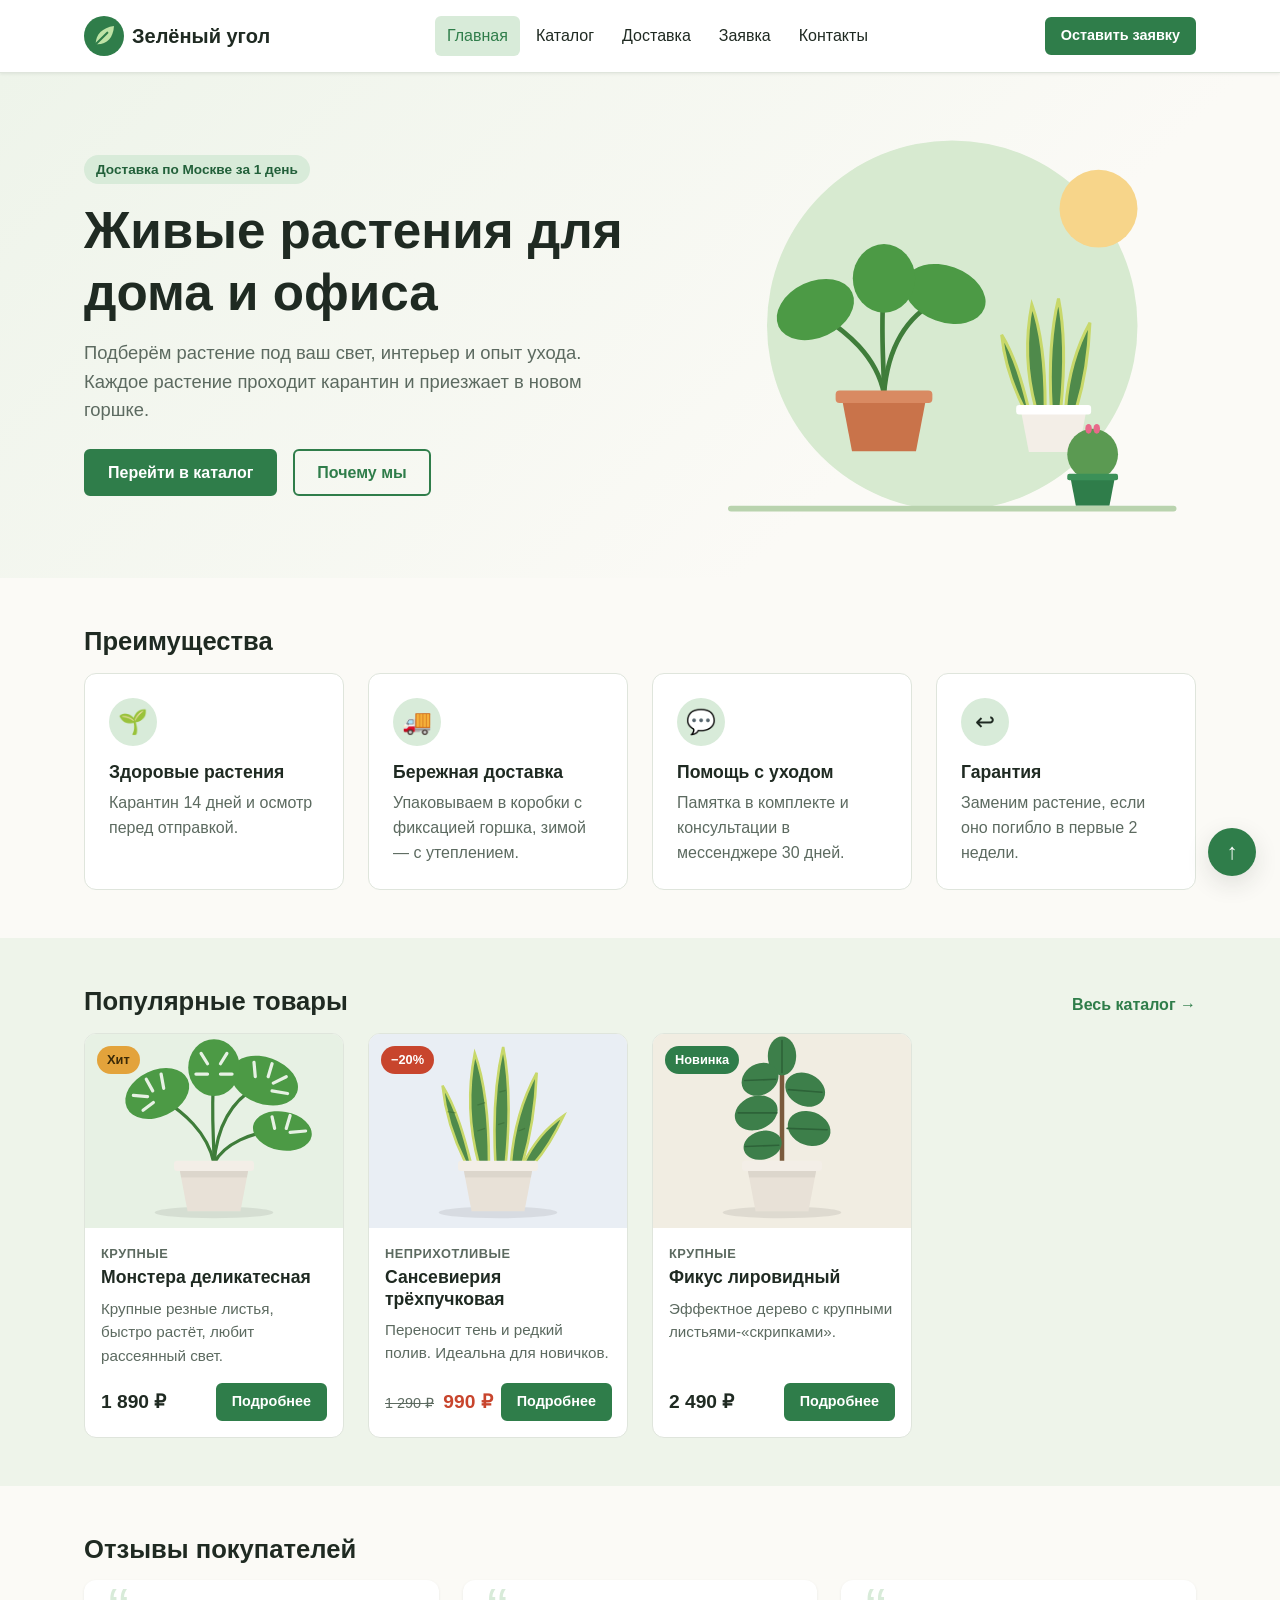
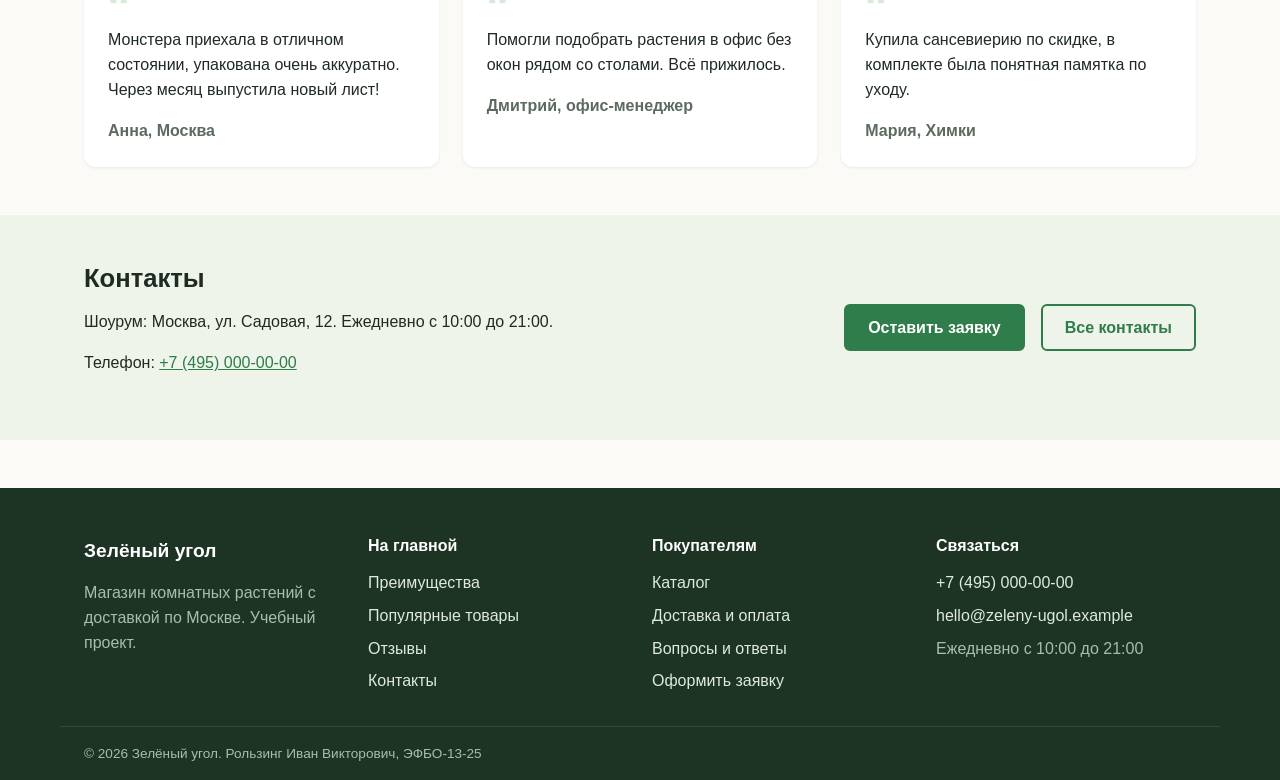
<file: index.html>
<!DOCTYPE html>
<html lang="ru">
<head>
  <meta charset="UTF-8">
  <meta name="viewport" content="width=device-width, initial-scale=1.0">
  <title>Зелёный угол — магазин комнатных растений</title>
  <meta name="description" content="Комнатные растения с доставкой по Москве: монстеры, фикусы, суккуленты. Подбор растений и консультации по уходу.">
  <link rel="icon" href="images/logo.svg" type="image/svg+xml">
  <link rel="stylesheet" href="css/style.css">
</head>
<body id="top">
  <a class="skip-link" href="#main">Перейти к содержимому</a>
  <header class="site-header">
    <div class="site-header__inner container">
      <a class="site-header__logo logo" href="index.html">
        <img class="logo__icon" src="images/logo.svg" alt="" width="40" height="40">
        <span class="logo__text">Зелёный угол</span>
      </a>
      <nav class="site-nav" aria-label="Основное меню">
        <ul class="site-nav__list">
          <li class="site-nav__item"><a class="site-nav__link site-nav__link--active" href="index.html" aria-current="page">Главная</a></li>
          <li class="site-nav__item"><a class="site-nav__link" href="catalog.html">Каталог</a></li>
          <li class="site-nav__item"><a class="site-nav__link" href="delivery.html">Доставка</a></li>
          <li class="site-nav__item"><a class="site-nav__link" href="order.html">Заявка</a></li>
          <li class="site-nav__item"><a class="site-nav__link" href="contacts.html">Контакты</a></li>
        </ul>
      </nav>
      <a class="button button--small site-header__cta" href="order.html">Оставить заявку</a>
    </div>
  </header>

  <main id="main" class="main">
    <section class="hero">
      <div class="hero__inner container">
        <div class="hero__content">
          <p class="hero__eyebrow">Доставка по Москве за 1 день</p>
          <h1 class="hero__title">Живые растения для дома и&nbsp;офиса</h1>
          <p class="hero__text">Подберём растение под ваш свет, интерьер и опыт ухода. Каждое растение проходит карантин и приезжает в новом горшке.</p>
          <div class="hero__actions">
            <a class="button" href="catalog.html">Перейти в каталог</a>
            <a class="button button--outline" href="#advantages">Почему мы</a>
          </div>
        </div>
        <img class="hero__image" src="images/hero.svg" alt="Монстера, сансевиерия и кактус в горшках" width="520" height="420">
      </div>
    </section>

    <section class="section" id="advantages" aria-labelledby="advantages-title">
      <div class="container">
        <h2 class="section__title" id="advantages-title">Преимущества</h2>
        <ul class="advantages">
          <li class="advantages__item">
            <span class="advantages__icon" aria-hidden="true">🌱</span>
            <h3 class="advantages__title">Здоровые растения</h3>
            <p class="advantages__text">Карантин 14 дней и осмотр перед отправкой.</p>
          </li>
          <li class="advantages__item">
            <span class="advantages__icon" aria-hidden="true">🚚</span>
            <h3 class="advantages__title">Бережная доставка</h3>
            <p class="advantages__text">Упаковываем в коробки с фиксацией горшка, зимой — с утеплением.</p>
          </li>
          <li class="advantages__item">
            <span class="advantages__icon" aria-hidden="true">💬</span>
            <h3 class="advantages__title">Помощь с уходом</h3>
            <p class="advantages__text">Памятка в комплекте и консультации в мессенджере 30 дней.</p>
          </li>
          <li class="advantages__item">
            <span class="advantages__icon" aria-hidden="true">↩</span>
            <h3 class="advantages__title">Гарантия</h3>
            <p class="advantages__text">Заменим растение, если оно погибло в первые 2 недели.</p>
          </li>
        </ul>
      </div>
    </section>

    <section class="section section--tinted" id="popular" aria-labelledby="popular-title">
      <div class="container">
        <div class="section__head">
          <h2 class="section__title" id="popular-title">Популярные товары</h2>
          <a class="section__link" href="catalog.html">Весь каталог →</a>
        </div>
        <div class="product-grid">
          <article class="product-card">
            <span class="badge badge--hit product-card__badge">Хит</span>
            <img class="product-card__image" src="images/monstera.svg" alt="Монстера в светлом горшке" width="400" height="300">
            <div class="product-card__body">
              <p class="product-card__category">Крупные</p>
              <h3 class="product-card__title">Монстера деликатесная</h3>
              <p class="product-card__description">Крупные резные листья, быстро растёт, любит рассеянный свет.</p>
              <div class="product-card__footer">
                <p class="product-card__price">1 890 ₽</p>
                <a class="button button--small product-card__button" href="product.html">Подробнее</a>
              </div>
            </div>
          </article>
          <article class="product-card product-card--discount">
            <span class="badge badge--sale product-card__badge">−20%</span>
            <img class="product-card__image" src="images/sansevieria.svg" alt="Сансевиерия в светлом горшке" width="400" height="300">
            <div class="product-card__body">
              <p class="product-card__category">Неприхотливые</p>
              <h3 class="product-card__title">Сансевиерия трёхпучковая</h3>
              <p class="product-card__description">Переносит тень и редкий полив. Идеальна для новичков.</p>
              <div class="product-card__footer">
                <p class="product-card__price"><s class="product-card__old-price">1 290 ₽</s> 990 ₽</p>
                <a class="button button--small product-card__button" href="product.html">Подробнее</a>
              </div>
            </div>
          </article>
          <article class="product-card">
            <span class="badge badge--new product-card__badge">Новинка</span>
            <img class="product-card__image" src="images/ficus.svg" alt="Фикус лировидный в светлом горшке" width="400" height="300">
            <div class="product-card__body">
              <p class="product-card__category">Крупные</p>
              <h3 class="product-card__title">Фикус лировидный</h3>
              <p class="product-card__description">Эффектное дерево с крупными листьями-«скрипками».</p>
              <div class="product-card__footer">
                <p class="product-card__price">2 490 ₽</p>
                <a class="button button--small product-card__button" href="product.html">Подробнее</a>
              </div>
            </div>
          </article>
        </div>
      </div>
    </section>

    <section class="section" id="reviews" aria-labelledby="reviews-title">
      <div class="container">
        <h2 class="section__title" id="reviews-title">Отзывы покупателей</h2>
        <div class="reviews">
          <blockquote class="review">
            <p class="review__text">Монстера приехала в отличном состоянии, упакована очень аккуратно. Через месяц выпустила новый лист!</p>
            <footer class="review__author">Анна, Москва</footer>
          </blockquote>
          <blockquote class="review">
            <p class="review__text">Помогли подобрать растения в офис без окон рядом со столами. Всё прижилось.</p>
            <footer class="review__author">Дмитрий, офис-менеджер</footer>
          </blockquote>
          <blockquote class="review">
            <p class="review__text">Купила сансевиерию по скидке, в комплекте была понятная памятка по уходу.</p>
            <footer class="review__author">Мария, Химки</footer>
          </blockquote>
        </div>
      </div>
    </section>

    <section class="section section--tinted" id="contacts" aria-labelledby="contacts-title">
      <div class="container contacts-preview">
        <div>
          <h2 class="section__title" id="contacts-title">Контакты</h2>
          <p>Шоурум: Москва, ул. Садовая, 12. Ежедневно с 10:00 до 21:00.</p>
          <p>Телефон: <a href="tel:+74950000000">+7 (495) 000-00-00</a></p>
        </div>
        <div class="contacts-preview__actions">
          <a class="button" href="order.html">Оставить заявку</a>
          <a class="button button--outline" href="contacts.html">Все контакты</a>
        </div>
      </div>
    </section>
  </main>

  <footer class="site-footer">
    <div class="site-footer__inner container">
      <div class="site-footer__col">
        <p class="site-footer__brand">Зелёный угол</p>
        <p class="site-footer__text">Магазин комнатных растений с доставкой по Москве. Учебный проект.</p>
      </div>
      <nav class="site-footer__col" aria-label="Разделы главной страницы">
        <h2 class="site-footer__title">На главной</h2>
        <ul class="site-footer__list">
          <li><a class="site-footer__link" href="index.html#advantages">Преимущества</a></li>
          <li><a class="site-footer__link" href="index.html#popular">Популярные товары</a></li>
          <li><a class="site-footer__link" href="index.html#reviews">Отзывы</a></li>
          <li><a class="site-footer__link" href="index.html#contacts">Контакты</a></li>
        </ul>
      </nav>
      <nav class="site-footer__col" aria-label="Покупателям">
        <h2 class="site-footer__title">Покупателям</h2>
        <ul class="site-footer__list">
          <li><a class="site-footer__link" href="catalog.html">Каталог</a></li>
          <li><a class="site-footer__link" href="delivery.html#tariffs">Доставка и оплата</a></li>
          <li><a class="site-footer__link" href="delivery.html#faq">Вопросы и ответы</a></li>
          <li><a class="site-footer__link" href="order.html">Оформить заявку</a></li>
        </ul>
      </nav>
      <div class="site-footer__col">
        <h2 class="site-footer__title">Связаться</h2>
        <ul class="site-footer__list">
          <li><a class="site-footer__link" href="tel:+74950000000">+7 (495) 000-00-00</a></li>
          <li><a class="site-footer__link" href="mailto:hello@zeleny-ugol.example">hello@zeleny-ugol.example</a></li>
          <li class="site-footer__text">Ежедневно с 10:00 до 21:00</li>
        </ul>
      </div>
    </div>
    <div class="site-footer__bottom container">
      <p>© 2026 Зелёный угол. Рользинг Иван Викторович, ЭФБО-13-25</p>
    </div>
  </footer>

  <a class="to-top" href="#top" aria-label="Наверх">↑</a>

</body>
</html>
</file>
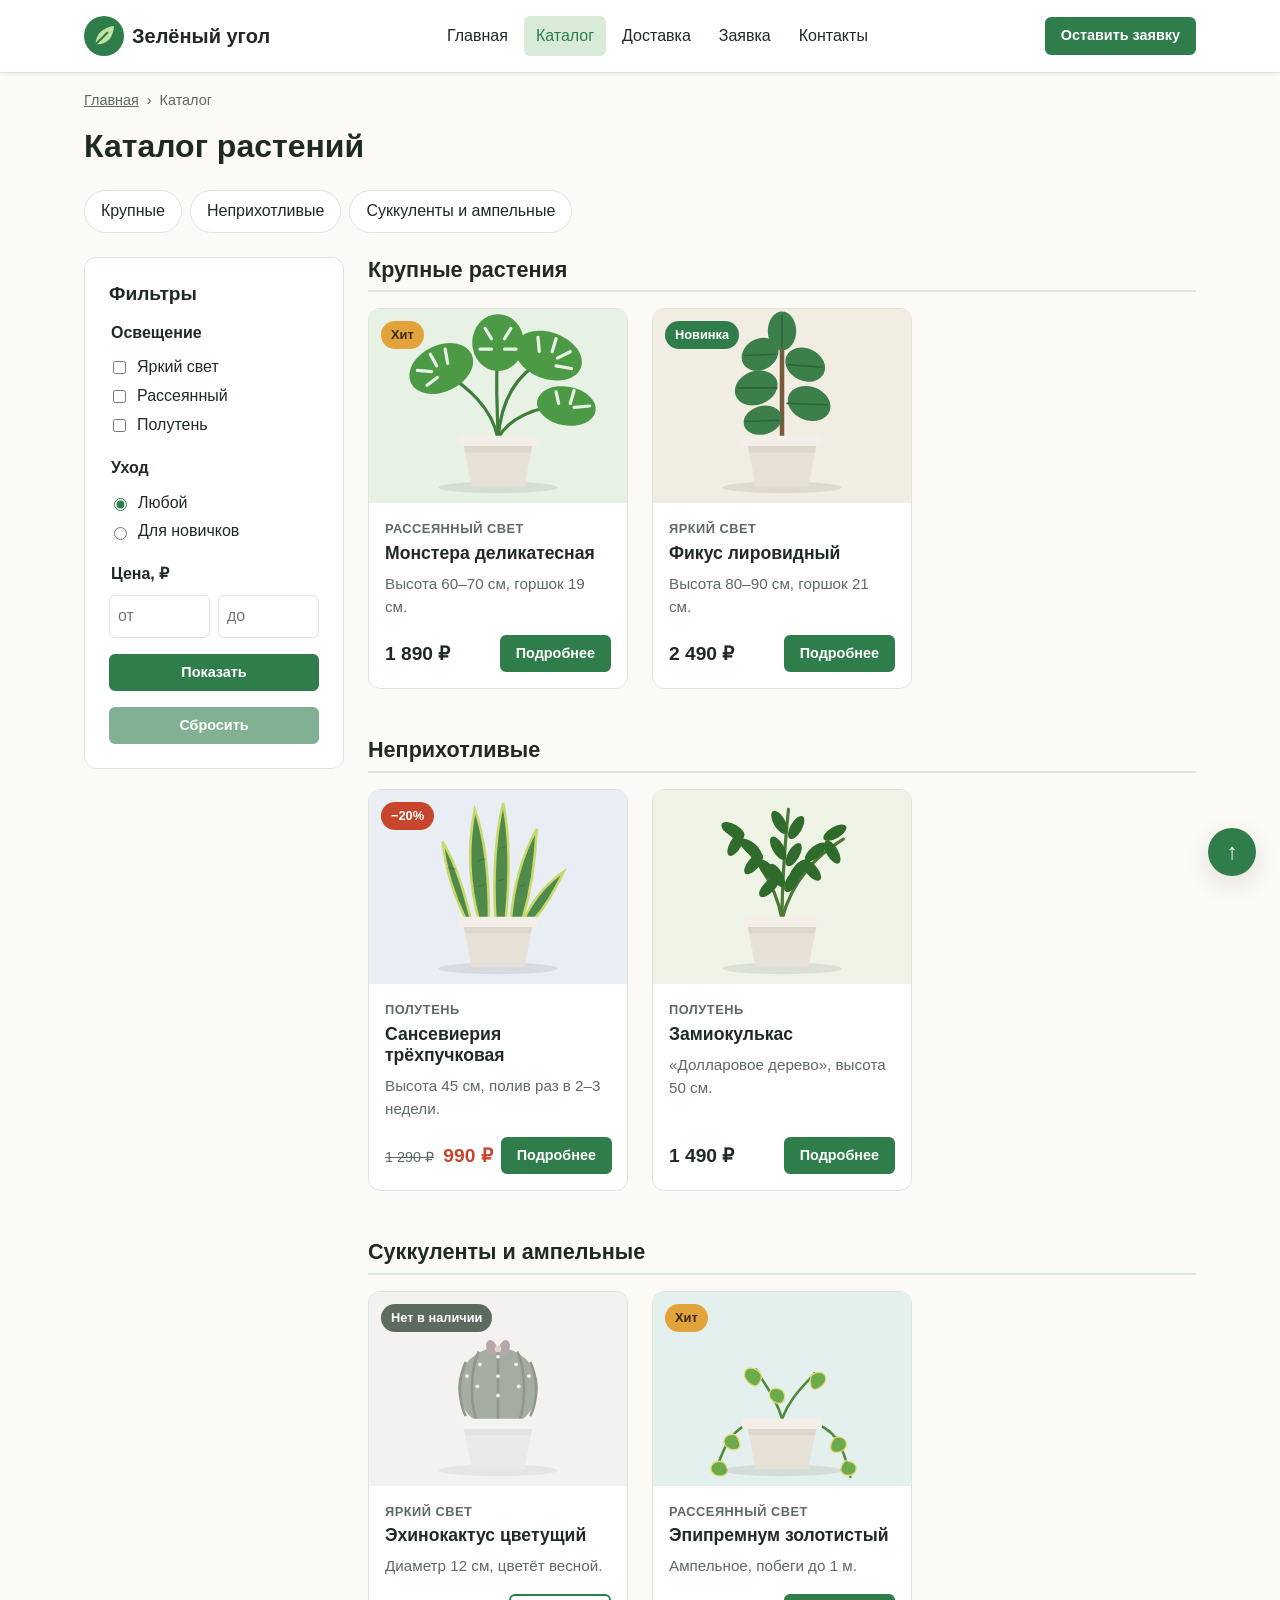
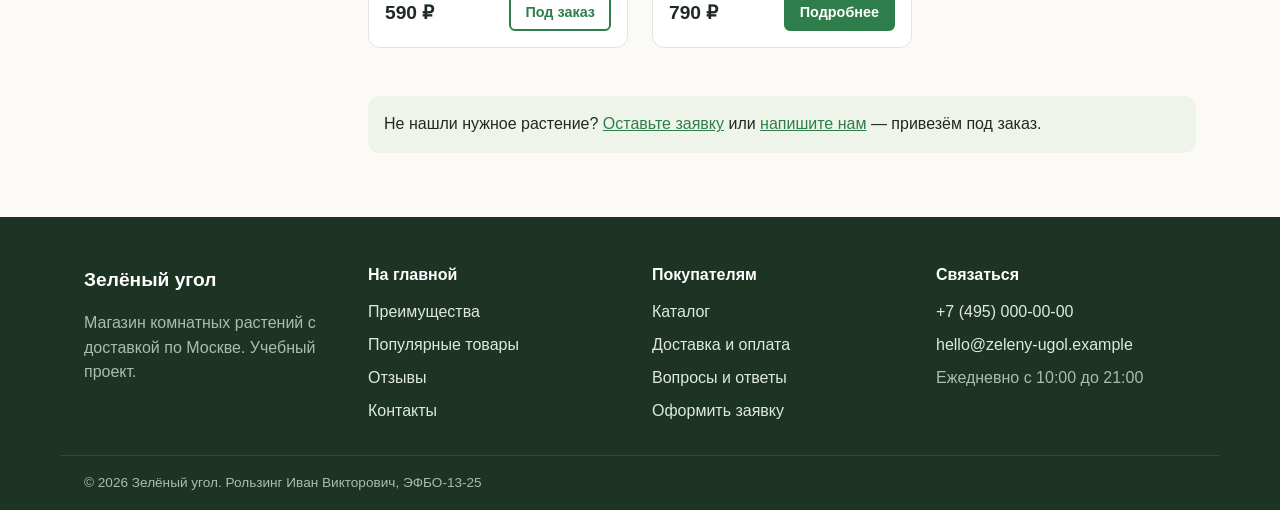
<file: catalog.html>
<!DOCTYPE html>
<html lang="ru">
<head>
  <meta charset="UTF-8">
  <meta name="viewport" content="width=device-width, initial-scale=1.0">
  <title>Каталог растений — Зелёный угол</title>
  <meta name="description" content="Каталог комнатных растений: крупные, неприхотливые, суккуленты и ампельные растения с ценами.">
  <link rel="icon" href="images/logo.svg" type="image/svg+xml">
  <link rel="stylesheet" href="css/style.css">
</head>
<body id="top">
  <a class="skip-link" href="#main">Перейти к содержимому</a>
  <header class="site-header">
    <div class="site-header__inner container">
      <a class="site-header__logo logo" href="index.html">
        <img class="logo__icon" src="images/logo.svg" alt="" width="40" height="40">
        <span class="logo__text">Зелёный угол</span>
      </a>
      <nav class="site-nav" aria-label="Основное меню">
        <ul class="site-nav__list">
          <li class="site-nav__item"><a class="site-nav__link" href="index.html">Главная</a></li>
          <li class="site-nav__item"><a class="site-nav__link site-nav__link--active" href="catalog.html" aria-current="page">Каталог</a></li>
          <li class="site-nav__item"><a class="site-nav__link" href="delivery.html">Доставка</a></li>
          <li class="site-nav__item"><a class="site-nav__link" href="order.html">Заявка</a></li>
          <li class="site-nav__item"><a class="site-nav__link" href="contacts.html">Контакты</a></li>
        </ul>
      </nav>
      <a class="button button--small site-header__cta" href="order.html">Оставить заявку</a>
    </div>
  </header>

  <main id="main" class="main">
    <div class="container">
      <nav class="breadcrumbs" aria-label="Хлебные крошки">
        <ol class="breadcrumbs__list">
          <li class="breadcrumbs__item"><a class="breadcrumbs__link" href="index.html">Главная</a></li>
          <li class="breadcrumbs__item" aria-current="page">Каталог</li>
        </ol>
      </nav>

      <h1 class="page-title">Каталог растений</h1>

      <ul class="categories" aria-label="Категории">
        <li><a class="categories__link" href="#large">Крупные</a></li>
        <li><a class="categories__link" href="#easy">Неприхотливые</a></li>
        <li><a class="categories__link" href="#succulents">Суккуленты и ампельные</a></li>
      </ul>

      <div class="catalog">
        <aside class="catalog__filters filters" aria-labelledby="filters-title">
          <h2 class="filters__title" id="filters-title">Фильтры</h2>
          <form class="filters__form" action="catalog.html" method="get">
            <fieldset class="filters__group">
              <legend class="filters__legend">Освещение</legend>
              <label class="filters__option"><input type="checkbox" name="light" value="bright"> Яркий свет</label>
              <label class="filters__option"><input type="checkbox" name="light" value="diffused"> Рассеянный</label>
              <label class="filters__option"><input type="checkbox" name="light" value="shade"> Полутень</label>
            </fieldset>
            <fieldset class="filters__group">
              <legend class="filters__legend">Уход</legend>
              <label class="filters__option"><input type="radio" name="care" value="any" checked> Любой</label>
              <label class="filters__option"><input type="radio" name="care" value="easy"> Для новичков</label>
            </fieldset>
            <fieldset class="filters__group">
              <legend class="filters__legend">Цена, ₽</legend>
              <div class="filters__range">
                <label class="visually-hidden" for="price-from">Цена от</label>
                <input class="filters__input" id="price-from" type="number" name="from" placeholder="от" min="0">
                <label class="visually-hidden" for="price-to">Цена до</label>
                <input class="filters__input" id="price-to" type="number" name="to" placeholder="до" min="0">
              </div>
            </fieldset>
            <button class="button button--small button--block" type="submit">Показать</button>
            <button class="button button--small button--block button--disabled" type="button" disabled>Сбросить</button>
          </form>
        </aside>

        <div class="catalog__content">
          <section class="catalog__section" id="large" aria-labelledby="large-title">
            <h2 class="catalog__section-title" id="large-title">Крупные растения</h2>
            <div class="product-grid">
              <article class="product-card">
                <span class="badge badge--hit product-card__badge">Хит</span>
                <img class="product-card__image" src="images/monstera.svg" alt="Монстера в светлом горшке" width="400" height="300" loading="lazy">
                <div class="product-card__body">
                  <p class="product-card__category">Рассеянный свет</p>
                  <h3 class="product-card__title">Монстера деликатесная</h3>
                  <p class="product-card__description">Высота 60–70 см, горшок 19 см.</p>
                  <div class="product-card__footer">
                    <p class="product-card__price">1 890 ₽</p>
                    <a class="button button--small product-card__button" href="product.html">Подробнее</a>
                  </div>
                </div>
              </article>
              <article class="product-card">
                <span class="badge badge--new product-card__badge">Новинка</span>
                <img class="product-card__image" src="images/ficus.svg" alt="Фикус лировидный в светлом горшке" width="400" height="300" loading="lazy">
                <div class="product-card__body">
                  <p class="product-card__category">Яркий свет</p>
                  <h3 class="product-card__title">Фикус лировидный</h3>
                  <p class="product-card__description">Высота 80–90 см, горшок 21 см.</p>
                  <div class="product-card__footer">
                    <p class="product-card__price">2 490 ₽</p>
                    <a class="button button--small product-card__button" href="product.html">Подробнее</a>
                  </div>
                </div>
              </article>
            </div>
          </section>

          <section class="catalog__section" id="easy" aria-labelledby="easy-title">
            <h2 class="catalog__section-title" id="easy-title">Неприхотливые</h2>
            <div class="product-grid">
              <article class="product-card product-card--discount">
                <span class="badge badge--sale product-card__badge">−20%</span>
                <img class="product-card__image" src="images/sansevieria.svg" alt="Сансевиерия в светлом горшке" width="400" height="300" loading="lazy">
                <div class="product-card__body">
                  <p class="product-card__category">Полутень</p>
                  <h3 class="product-card__title">Сансевиерия трёхпучковая</h3>
                  <p class="product-card__description">Высота 45 см, полив раз в 2–3 недели.</p>
                  <div class="product-card__footer">
                    <p class="product-card__price"><s class="product-card__old-price">1 290 ₽</s> 990 ₽</p>
                    <a class="button button--small product-card__button" href="product.html">Подробнее</a>
                  </div>
                </div>
              </article>
              <article class="product-card">
                <img class="product-card__image" src="images/zamioculcas.svg" alt="Замиокулькас в светлом горшке" width="400" height="300" loading="lazy">
                <div class="product-card__body">
                  <p class="product-card__category">Полутень</p>
                  <h3 class="product-card__title">Замиокулькас</h3>
                  <p class="product-card__description">«Долларовое дерево», высота 50 см.</p>
                  <div class="product-card__footer">
                    <p class="product-card__price">1 490 ₽</p>
                    <a class="button button--small product-card__button" href="product.html">Подробнее</a>
                  </div>
                </div>
              </article>
            </div>
          </section>

          <section class="catalog__section" id="succulents" aria-labelledby="succulents-title">
            <h2 class="catalog__section-title" id="succulents-title">Суккуленты и ампельные</h2>
            <div class="product-grid">
              <article class="product-card product-card--sold-out">
                <span class="badge badge--muted product-card__badge">Нет в наличии</span>
                <img class="product-card__image" src="images/cactus.svg" alt="Цветущий кактус в светлом горшке" width="400" height="300" loading="lazy">
                <div class="product-card__body">
                  <p class="product-card__category">Яркий свет</p>
                  <h3 class="product-card__title">Эхинокактус цветущий</h3>
                  <p class="product-card__description">Диаметр 12 см, цветёт весной.</p>
                  <div class="product-card__footer">
                    <p class="product-card__price">590 ₽</p>
                    <a class="button button--small button--outline product-card__button" href="order.html">Под заказ</a>
                  </div>
                </div>
              </article>
              <article class="product-card">
                <span class="badge badge--hit product-card__badge">Хит</span>
                <img class="product-card__image" src="images/pothos.svg" alt="Эпипремнум со свисающими побегами" width="400" height="300" loading="lazy">
                <div class="product-card__body">
                  <p class="product-card__category">Рассеянный свет</p>
                  <h3 class="product-card__title">Эпипремнум золотистый</h3>
                  <p class="product-card__description">Ампельное, побеги до 1 м.</p>
                  <div class="product-card__footer">
                    <p class="product-card__price">790 ₽</p>
                    <a class="button button--small product-card__button" href="product.html">Подробнее</a>
                  </div>
                </div>
              </article>
            </div>
          </section>

          <p class="catalog__note">Не нашли нужное растение? <a href="order.html">Оставьте заявку</a> или <a href="contacts.html">напишите нам</a> — привезём под заказ.</p>
        </div>
      </div>
    </div>
  </main>

  <footer class="site-footer">
    <div class="site-footer__inner container">
      <div class="site-footer__col">
        <p class="site-footer__brand">Зелёный угол</p>
        <p class="site-footer__text">Магазин комнатных растений с доставкой по Москве. Учебный проект.</p>
      </div>
      <nav class="site-footer__col" aria-label="Разделы главной страницы">
        <h2 class="site-footer__title">На главной</h2>
        <ul class="site-footer__list">
          <li><a class="site-footer__link" href="index.html#advantages">Преимущества</a></li>
          <li><a class="site-footer__link" href="index.html#popular">Популярные товары</a></li>
          <li><a class="site-footer__link" href="index.html#reviews">Отзывы</a></li>
          <li><a class="site-footer__link" href="index.html#contacts">Контакты</a></li>
        </ul>
      </nav>
      <nav class="site-footer__col" aria-label="Покупателям">
        <h2 class="site-footer__title">Покупателям</h2>
        <ul class="site-footer__list">
          <li><a class="site-footer__link" href="catalog.html">Каталог</a></li>
          <li><a class="site-footer__link" href="delivery.html#tariffs">Доставка и оплата</a></li>
          <li><a class="site-footer__link" href="delivery.html#faq">Вопросы и ответы</a></li>
          <li><a class="site-footer__link" href="order.html">Оформить заявку</a></li>
        </ul>
      </nav>
      <div class="site-footer__col">
        <h2 class="site-footer__title">Связаться</h2>
        <ul class="site-footer__list">
          <li><a class="site-footer__link" href="tel:+74950000000">+7 (495) 000-00-00</a></li>
          <li><a class="site-footer__link" href="mailto:hello@zeleny-ugol.example">hello@zeleny-ugol.example</a></li>
          <li class="site-footer__text">Ежедневно с 10:00 до 21:00</li>
        </ul>
      </div>
    </div>
    <div class="site-footer__bottom container">
      <p>© 2026 Зелёный угол. Рользинг Иван Викторович, ЭФБО-13-25</p>
    </div>
  </footer>

  <a class="to-top" href="#top" aria-label="Наверх">↑</a>

</body>
</html>
</file>
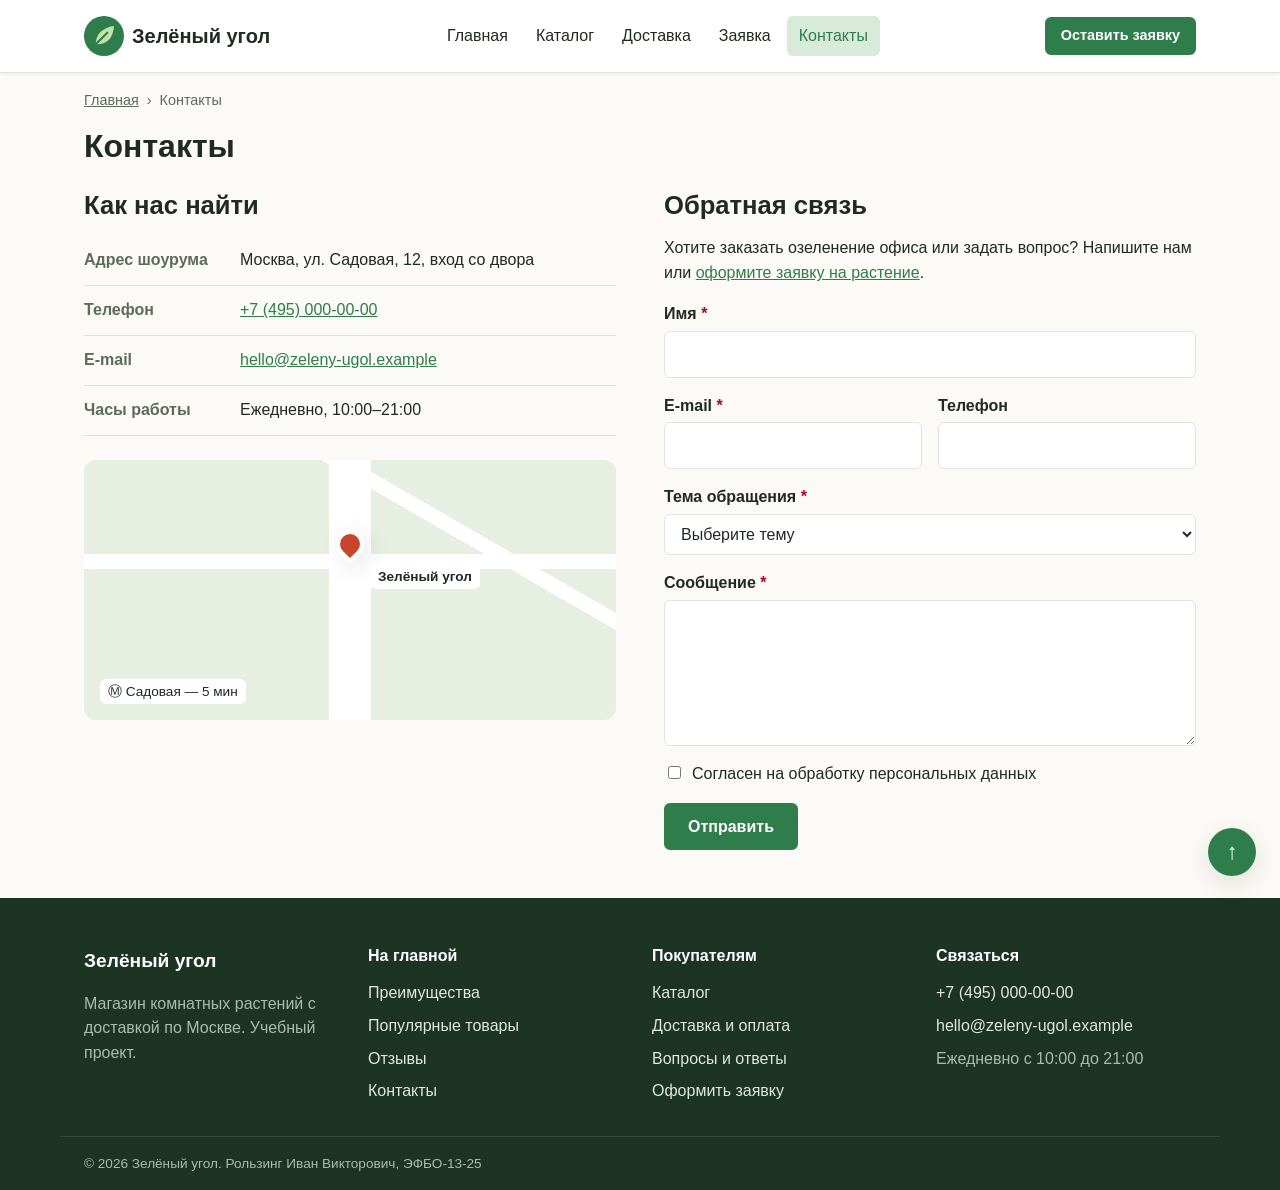
<file: contacts.html>
<!DOCTYPE html>
<html lang="ru">
<head>
  <meta charset="UTF-8">
  <meta name="viewport" content="width=device-width, initial-scale=1.0">
  <title>Контакты — Зелёный угол</title>
  <meta name="description" content="Адрес магазина, телефон, почта, часы работы и форма обратной связи.">
  <link rel="icon" href="images/logo.svg" type="image/svg+xml">
  <link rel="stylesheet" href="css/style.css">
</head>
<body id="top">
  <a class="skip-link" href="#main">Перейти к содержимому</a>
  <header class="site-header">
    <div class="site-header__inner container">
      <a class="site-header__logo logo" href="index.html">
        <img class="logo__icon" src="images/logo.svg" alt="" width="40" height="40">
        <span class="logo__text">Зелёный угол</span>
      </a>
      <nav class="site-nav" aria-label="Основное меню">
        <ul class="site-nav__list">
          <li class="site-nav__item"><a class="site-nav__link" href="index.html">Главная</a></li>
          <li class="site-nav__item"><a class="site-nav__link" href="catalog.html">Каталог</a></li>
          <li class="site-nav__item"><a class="site-nav__link" href="delivery.html">Доставка</a></li>
          <li class="site-nav__item"><a class="site-nav__link" href="order.html">Заявка</a></li>
          <li class="site-nav__item"><a class="site-nav__link site-nav__link--active" href="contacts.html" aria-current="page">Контакты</a></li>
        </ul>
      </nav>
      <a class="button button--small site-header__cta" href="order.html">Оставить заявку</a>
    </div>
  </header>

  <main id="main" class="main">
    <div class="container">
      <nav class="breadcrumbs" aria-label="Хлебные крошки">
        <ol class="breadcrumbs__list">
          <li class="breadcrumbs__item"><a class="breadcrumbs__link" href="index.html">Главная</a></li>
          <li class="breadcrumbs__item" aria-current="page">Контакты</li>
        </ol>
      </nav>

      <h1 class="page-title">Контакты</h1>

      <div class="contacts">
        <section class="contacts__info" aria-labelledby="info-title">
          <h2 class="section__title" id="info-title">Как нас найти</h2>
          <address class="contacts__address">
            <dl class="contacts__list">
              <div class="contacts__row"><dt>Адрес шоурума</dt><dd>Москва, ул. Садовая, 12, вход со двора</dd></div>
              <div class="contacts__row"><dt>Телефон</dt><dd><a href="tel:+74950000000">+7 (495) 000-00-00</a></dd></div>
              <div class="contacts__row"><dt>E-mail</dt><dd><a href="mailto:hello@zeleny-ugol.example">hello@zeleny-ugol.example</a></dd></div>
              <div class="contacts__row"><dt>Часы работы</dt><dd>Ежедневно, 10:00–21:00</dd></div>
            </dl>
          </address>
          <div class="map" role="img" aria-label="Схема проезда: 5 минут пешком от метро Садовая">
            <span class="map__pin" aria-hidden="true"></span>
            <span class="map__label">Зелёный угол</span>
            <span class="map__metro">Ⓜ Садовая — 5 мин</span>
          </div>
        </section>

        <section class="contacts__feedback" aria-labelledby="feedback-title">
          <h2 class="section__title" id="feedback-title">Обратная связь</h2>
          <p>Хотите заказать озеленение офиса или задать вопрос? Напишите нам или <a href="order.html">оформите заявку на растение</a>.</p>
          <form class="form" action="thanks.html" method="get">
            <div class="form__field">
              <label class="form__label" for="fb-name">Имя <span class="form__required" aria-hidden="true">*</span></label>
              <input class="form__input" id="fb-name" name="name" type="text" autocomplete="name" required>
            </div>
            <div class="form__row">
              <div class="form__field">
                <label class="form__label" for="fb-email">E-mail <span class="form__required" aria-hidden="true">*</span></label>
                <input class="form__input" id="fb-email" name="email" type="email" autocomplete="email" required>
              </div>
              <div class="form__field">
                <label class="form__label" for="fb-phone">Телефон</label>
                <input class="form__input" id="fb-phone" name="phone" type="tel" autocomplete="tel">
              </div>
            </div>
            <div class="form__field">
              <label class="form__label" for="fb-topic">Тема обращения <span class="form__required" aria-hidden="true">*</span></label>
              <select class="form__input form__select" id="fb-topic" name="topic" required>
                <option value="">Выберите тему</option>
                <option value="question">Вопрос по уходу</option>
                <option value="office">Озеленение офиса</option>
                <option value="order">Вопрос по заказу</option>
                <option value="other">Другое</option>
              </select>
            </div>
            <div class="form__field">
              <label class="form__label" for="fb-message">Сообщение <span class="form__required" aria-hidden="true">*</span></label>
              <textarea class="form__input form__textarea" id="fb-message" name="message" rows="5" required></textarea>
            </div>
            <label class="form__checkbox">
              <input name="agree" type="checkbox" required>
              <span>Согласен на обработку персональных данных</span>
            </label>
            <div class="form__actions">
              <button class="button" type="submit">Отправить</button>
            </div>
          </form>
        </section>
      </div>
    </div>
  </main>

  <footer class="site-footer">
    <div class="site-footer__inner container">
      <div class="site-footer__col">
        <p class="site-footer__brand">Зелёный угол</p>
        <p class="site-footer__text">Магазин комнатных растений с доставкой по Москве. Учебный проект.</p>
      </div>
      <nav class="site-footer__col" aria-label="Разделы главной страницы">
        <h2 class="site-footer__title">На главной</h2>
        <ul class="site-footer__list">
          <li><a class="site-footer__link" href="index.html#advantages">Преимущества</a></li>
          <li><a class="site-footer__link" href="index.html#popular">Популярные товары</a></li>
          <li><a class="site-footer__link" href="index.html#reviews">Отзывы</a></li>
          <li><a class="site-footer__link" href="index.html#contacts">Контакты</a></li>
        </ul>
      </nav>
      <nav class="site-footer__col" aria-label="Покупателям">
        <h2 class="site-footer__title">Покупателям</h2>
        <ul class="site-footer__list">
          <li><a class="site-footer__link" href="catalog.html">Каталог</a></li>
          <li><a class="site-footer__link" href="delivery.html#tariffs">Доставка и оплата</a></li>
          <li><a class="site-footer__link" href="delivery.html#faq">Вопросы и ответы</a></li>
          <li><a class="site-footer__link" href="order.html">Оформить заявку</a></li>
        </ul>
      </nav>
      <div class="site-footer__col">
        <h2 class="site-footer__title">Связаться</h2>
        <ul class="site-footer__list">
          <li><a class="site-footer__link" href="tel:+74950000000">+7 (495) 000-00-00</a></li>
          <li><a class="site-footer__link" href="mailto:hello@zeleny-ugol.example">hello@zeleny-ugol.example</a></li>
          <li class="site-footer__text">Ежедневно с 10:00 до 21:00</li>
        </ul>
      </div>
    </div>
    <div class="site-footer__bottom container">
      <p>© 2026 Зелёный угол. Рользинг Иван Викторович, ЭФБО-13-25</p>
    </div>
  </footer>

  <a class="to-top" href="#top" aria-label="Наверх">↑</a>

</body>
</html>
</file>
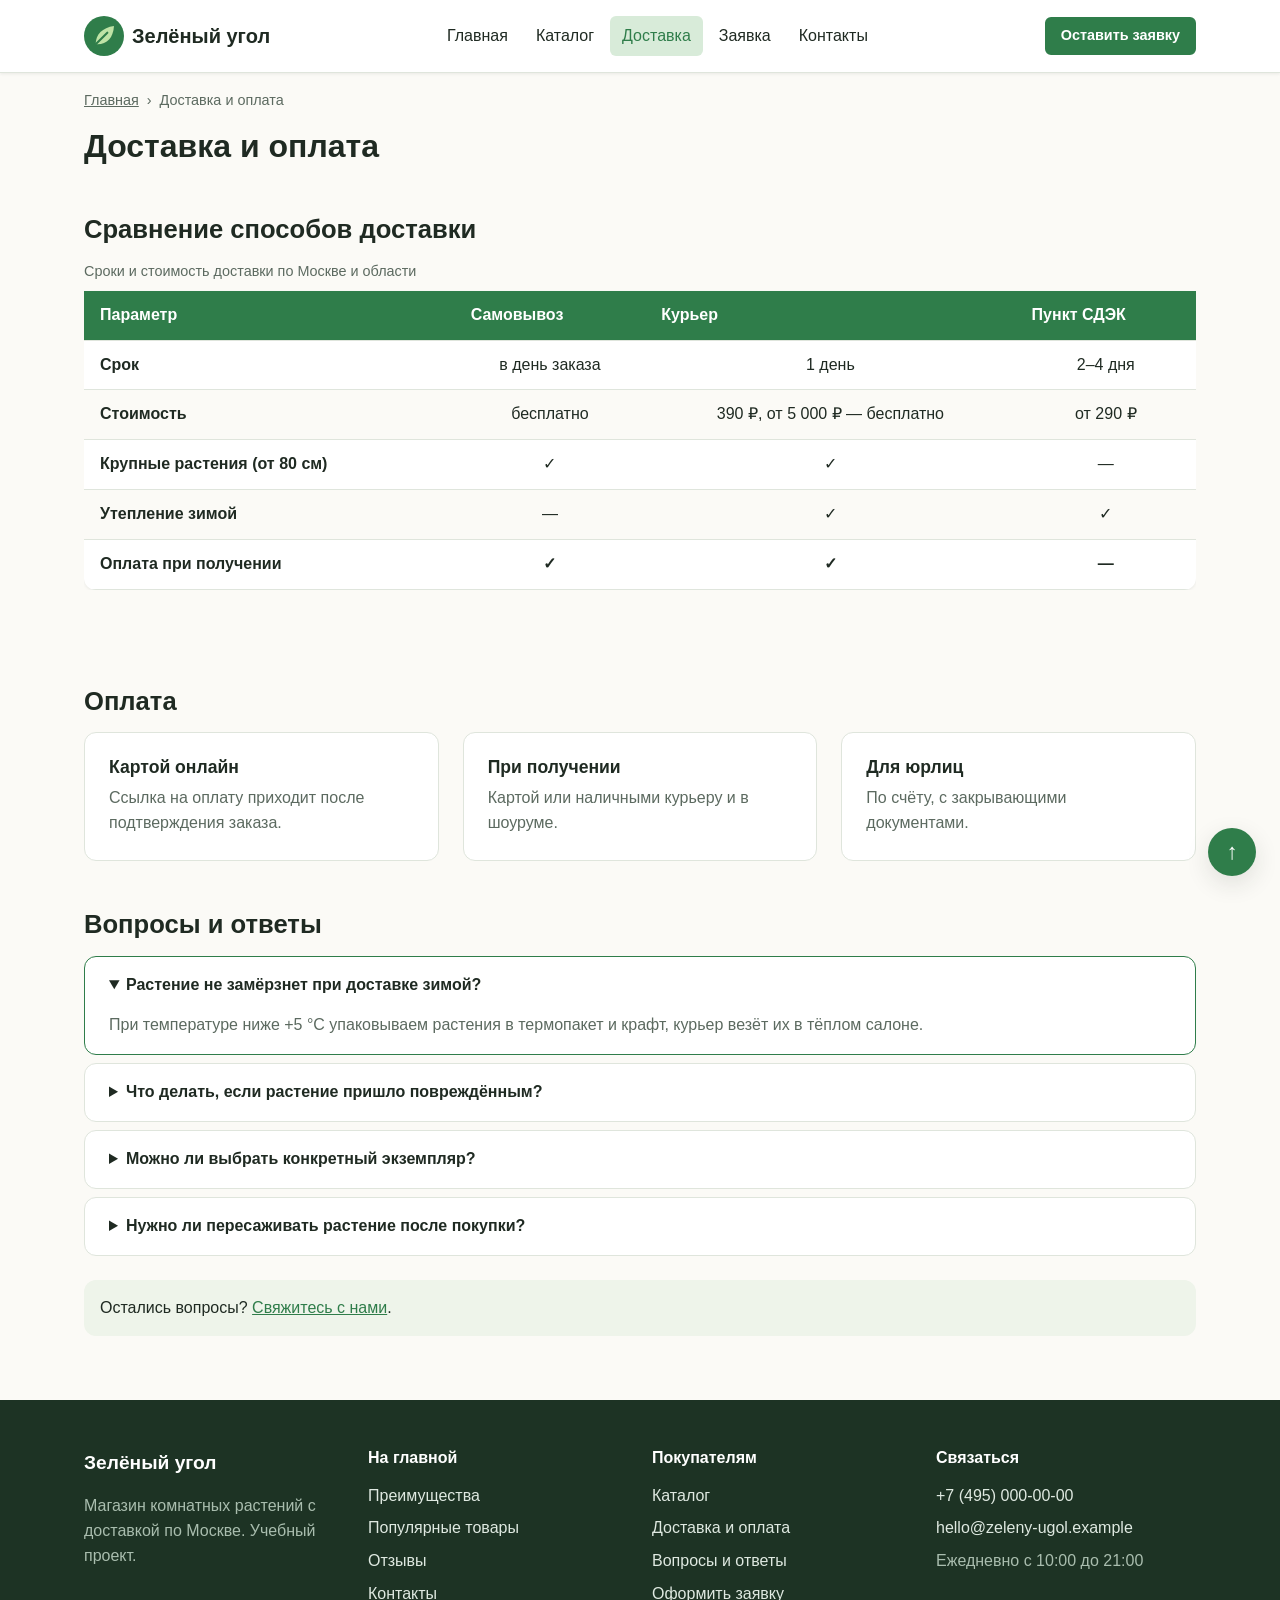
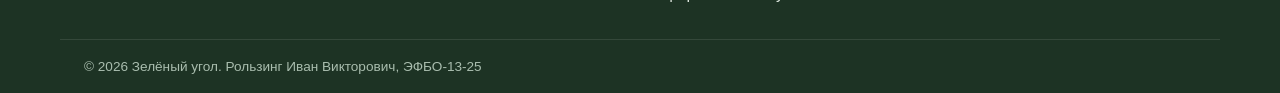
<file: delivery.html>
<!DOCTYPE html>
<html lang="ru">
<head>
  <meta charset="UTF-8">
  <meta name="viewport" content="width=device-width, initial-scale=1.0">
  <title>Доставка и оплата — Зелёный угол</title>
  <meta name="description" content="Способы доставки растений, сравнение тарифов, оплата и ответы на частые вопросы.">
  <link rel="icon" href="images/logo.svg" type="image/svg+xml">
  <link rel="stylesheet" href="css/style.css">
</head>
<body id="top">
  <a class="skip-link" href="#main">Перейти к содержимому</a>
  <header class="site-header">
    <div class="site-header__inner container">
      <a class="site-header__logo logo" href="index.html">
        <img class="logo__icon" src="images/logo.svg" alt="" width="40" height="40">
        <span class="logo__text">Зелёный угол</span>
      </a>
      <nav class="site-nav" aria-label="Основное меню">
        <ul class="site-nav__list">
          <li class="site-nav__item"><a class="site-nav__link" href="index.html">Главная</a></li>
          <li class="site-nav__item"><a class="site-nav__link" href="catalog.html">Каталог</a></li>
          <li class="site-nav__item"><a class="site-nav__link site-nav__link--active" href="delivery.html" aria-current="page">Доставка</a></li>
          <li class="site-nav__item"><a class="site-nav__link" href="order.html">Заявка</a></li>
          <li class="site-nav__item"><a class="site-nav__link" href="contacts.html">Контакты</a></li>
        </ul>
      </nav>
      <a class="button button--small site-header__cta" href="order.html">Оставить заявку</a>
    </div>
  </header>

  <main id="main" class="main">
    <div class="container">
      <nav class="breadcrumbs" aria-label="Хлебные крошки">
        <ol class="breadcrumbs__list">
          <li class="breadcrumbs__item"><a class="breadcrumbs__link" href="index.html">Главная</a></li>
          <li class="breadcrumbs__item" aria-current="page">Доставка и оплата</li>
        </ol>
      </nav>

      <h1 class="page-title">Доставка и оплата</h1>

      <section class="section section--compact" id="tariffs" aria-labelledby="tariffs-title">
        <h2 class="section__title" id="tariffs-title">Сравнение способов доставки</h2>
        <div class="table-wrap">
          <table class="table table--compare">
            <caption class="table__caption">Сроки и стоимость доставки по Москве и области</caption>
            <thead>
              <tr>
                <th scope="col">Параметр</th>
                <th scope="col">Самовывоз</th>
                <th scope="col">Курьер</th>
                <th scope="col">Пункт СДЭК</th>
              </tr>
            </thead>
            <tbody>
              <tr><th scope="row">Срок</th><td>в день заказа</td><td>1 день</td><td>2–4 дня</td></tr>
              <tr><th scope="row">Стоимость</th><td>бесплатно</td><td>390 ₽, от 5 000 ₽ — бесплатно</td><td>от 290 ₽</td></tr>
              <tr><th scope="row">Крупные растения (от 80 см)</th><td>✓</td><td>✓</td><td>—</td></tr>
              <tr><th scope="row">Утепление зимой</th><td>—</td><td>✓</td><td>✓</td></tr>
              <tr><th scope="row">Оплата при получении</th><td>✓</td><td>✓</td><td>—</td></tr>
            </tbody>
          </table>
        </div>
      </section>

      <section class="section section--compact" id="payment" aria-labelledby="payment-title">
        <h2 class="section__title" id="payment-title">Оплата</h2>
        <ul class="advantages">
          <li class="advantages__item">
            <h3 class="advantages__title">Картой онлайн</h3>
            <p class="advantages__text">Ссылка на оплату приходит после подтверждения заказа.</p>
          </li>
          <li class="advantages__item">
            <h3 class="advantages__title">При получении</h3>
            <p class="advantages__text">Картой или наличными курьеру и в шоуруме.</p>
          </li>
          <li class="advantages__item">
            <h3 class="advantages__title">Для юрлиц</h3>
            <p class="advantages__text">По счёту, с закрывающими документами.</p>
          </li>
        </ul>
      </section>

      <section class="section section--compact" id="faq" aria-labelledby="faq-title">
        <h2 class="section__title" id="faq-title">Вопросы и ответы</h2>
        <div class="faq">
          <details class="faq__item" open>
            <summary class="faq__question">Растение не замёрзнет при доставке зимой?</summary>
            <p class="faq__answer">При температуре ниже +5 °C упаковываем растения в термопакет и крафт, курьер везёт их в тёплом салоне.</p>
          </details>
          <details class="faq__item">
            <summary class="faq__question">Что делать, если растение пришло повреждённым?</summary>
            <p class="faq__answer">Сфотографируйте его при курьере и напишите нам — заменим растение или вернём деньги.</p>
          </details>
          <details class="faq__item">
            <summary class="faq__question">Можно ли выбрать конкретный экземпляр?</summary>
            <p class="faq__answer">Да, перед отправкой пришлём фото. Если не понравится — подберём другое.</p>
          </details>
          <details class="faq__item">
            <summary class="faq__question">Нужно ли пересаживать растение после покупки?</summary>
            <p class="faq__answer">Нет, растения уже пересажены в свежий грунт. Следующая пересадка — через год.</p>
          </details>
        </div>
      </section>

      <p class="catalog__note">Остались вопросы? <a href="contacts.html">Свяжитесь с нами</a>.</p>
    </div>
  </main>

  <footer class="site-footer">
    <div class="site-footer__inner container">
      <div class="site-footer__col">
        <p class="site-footer__brand">Зелёный угол</p>
        <p class="site-footer__text">Магазин комнатных растений с доставкой по Москве. Учебный проект.</p>
      </div>
      <nav class="site-footer__col" aria-label="Разделы главной страницы">
        <h2 class="site-footer__title">На главной</h2>
        <ul class="site-footer__list">
          <li><a class="site-footer__link" href="index.html#advantages">Преимущества</a></li>
          <li><a class="site-footer__link" href="index.html#popular">Популярные товары</a></li>
          <li><a class="site-footer__link" href="index.html#reviews">Отзывы</a></li>
          <li><a class="site-footer__link" href="index.html#contacts">Контакты</a></li>
        </ul>
      </nav>
      <nav class="site-footer__col" aria-label="Покупателям">
        <h2 class="site-footer__title">Покупателям</h2>
        <ul class="site-footer__list">
          <li><a class="site-footer__link" href="catalog.html">Каталог</a></li>
          <li><a class="site-footer__link" href="delivery.html#tariffs">Доставка и оплата</a></li>
          <li><a class="site-footer__link" href="delivery.html#faq">Вопросы и ответы</a></li>
          <li><a class="site-footer__link" href="order.html">Оформить заявку</a></li>
        </ul>
      </nav>
      <div class="site-footer__col">
        <h2 class="site-footer__title">Связаться</h2>
        <ul class="site-footer__list">
          <li><a class="site-footer__link" href="tel:+74950000000">+7 (495) 000-00-00</a></li>
          <li><a class="site-footer__link" href="mailto:hello@zeleny-ugol.example">hello@zeleny-ugol.example</a></li>
          <li class="site-footer__text">Ежедневно с 10:00 до 21:00</li>
        </ul>
      </div>
    </div>
    <div class="site-footer__bottom container">
      <p>© 2026 Зелёный угол. Рользинг Иван Викторович, ЭФБО-13-25</p>
    </div>
  </footer>

  <a class="to-top" href="#top" aria-label="Наверх">↑</a>

</body>
</html>
</file>
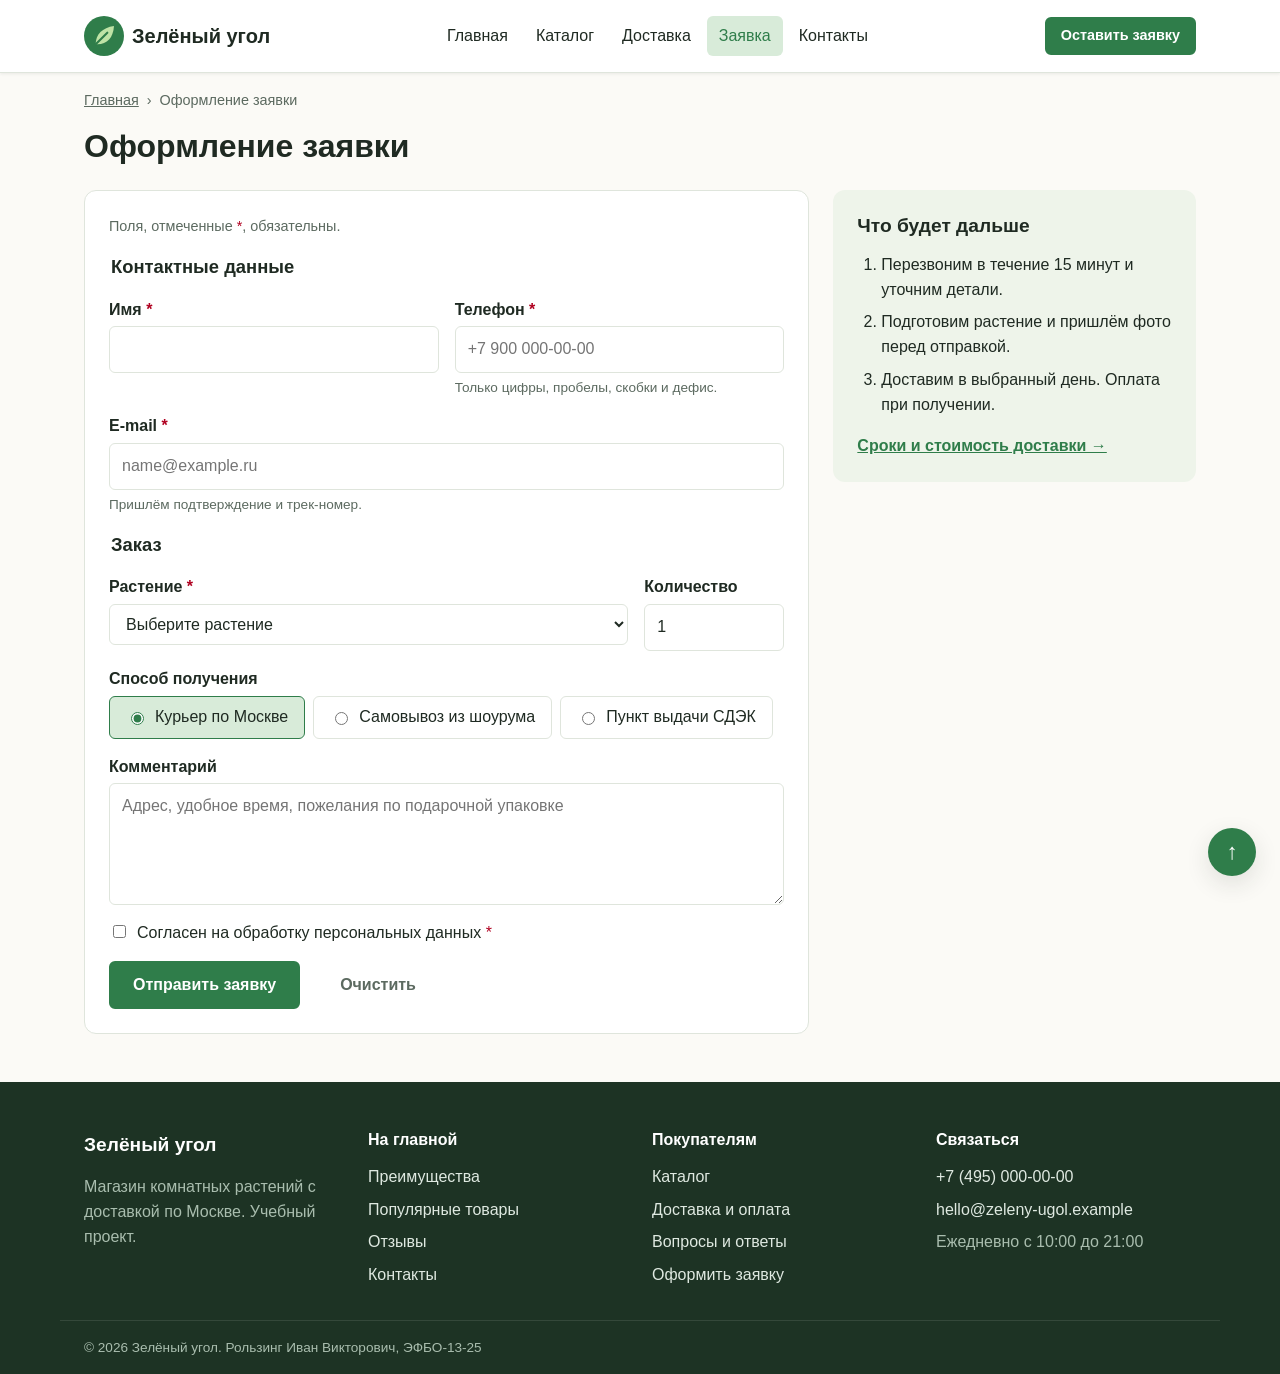
<file: order.html>
<!DOCTYPE html>
<html lang="ru">
<head>
  <meta charset="UTF-8">
  <meta name="viewport" content="width=device-width, initial-scale=1.0">
  <title>Оформление заявки — Зелёный угол</title>
  <meta name="description" content="Оставьте заявку на покупку комнатного растения с доставкой или самовывозом.">
  <link rel="icon" href="images/logo.svg" type="image/svg+xml">
  <link rel="stylesheet" href="css/style.css">
</head>
<body id="top">
  <a class="skip-link" href="#main">Перейти к содержимому</a>
  <header class="site-header">
    <div class="site-header__inner container">
      <a class="site-header__logo logo" href="index.html">
        <img class="logo__icon" src="images/logo.svg" alt="" width="40" height="40">
        <span class="logo__text">Зелёный угол</span>
      </a>
      <nav class="site-nav" aria-label="Основное меню">
        <ul class="site-nav__list">
          <li class="site-nav__item"><a class="site-nav__link" href="index.html">Главная</a></li>
          <li class="site-nav__item"><a class="site-nav__link" href="catalog.html">Каталог</a></li>
          <li class="site-nav__item"><a class="site-nav__link" href="delivery.html">Доставка</a></li>
          <li class="site-nav__item"><a class="site-nav__link site-nav__link--active" href="order.html" aria-current="page">Заявка</a></li>
          <li class="site-nav__item"><a class="site-nav__link" href="contacts.html">Контакты</a></li>
        </ul>
      </nav>
      <a class="button button--small site-header__cta" href="order.html">Оставить заявку</a>
    </div>
  </header>

  <main id="main" class="main">
    <div class="container">
      <nav class="breadcrumbs" aria-label="Хлебные крошки">
        <ol class="breadcrumbs__list">
          <li class="breadcrumbs__item"><a class="breadcrumbs__link" href="index.html">Главная</a></li>
          <li class="breadcrumbs__item" aria-current="page">Оформление заявки</li>
        </ol>
      </nav>

      <h1 class="page-title">Оформление заявки</h1>

      <div class="order">
        <section class="order__main" aria-labelledby="order-form-title">
          <h2 class="visually-hidden" id="order-form-title">Форма заявки</h2>
          <form class="form order-form" action="thanks.html" method="get">
            <p class="form__note">Поля, отмеченные <span class="form__required" aria-hidden="true">*</span>, обязательны.</p>

            <fieldset class="form__group">
              <legend class="form__legend">Контактные данные</legend>
              <div class="form__row">
                <div class="form__field">
                  <label class="form__label" for="order-name">Имя <span class="form__required" aria-hidden="true">*</span></label>
                  <input class="form__input" id="order-name" name="name" type="text" autocomplete="name" minlength="2" required>
                </div>
                <div class="form__field">
                  <label class="form__label" for="order-phone">Телефон <span class="form__required" aria-hidden="true">*</span></label>
                  <input class="form__input" id="order-phone" name="phone" type="tel" autocomplete="tel" placeholder="+7 900 000-00-00" pattern="[+0-9 ()\-]{10,18}" aria-describedby="order-phone-hint" required>
                  <p class="form__hint" id="order-phone-hint">Только цифры, пробелы, скобки и дефис.</p>
                </div>
              </div>
              <div class="form__field">
                <label class="form__label" for="order-email">E-mail <span class="form__required" aria-hidden="true">*</span></label>
                <input class="form__input" id="order-email" name="email" type="email" autocomplete="email" placeholder="name@example.ru" aria-describedby="order-email-hint" required>
                <p class="form__hint" id="order-email-hint">Пришлём подтверждение и трек-номер.</p>
              </div>
            </fieldset>

            <fieldset class="form__group">
              <legend class="form__legend">Заказ</legend>
              <div class="form__row">
                <div class="form__field">
                  <label class="form__label" for="order-product">Растение <span class="form__required" aria-hidden="true">*</span></label>
                  <select class="form__input form__select" id="order-product" name="product" required>
                    <option value="">Выберите растение</option>
                    <option value="monstera">Монстера деликатесная — 1 890 ₽</option>
                    <option value="ficus">Фикус лировидный — 2 490 ₽</option>
                    <option value="sansevieria">Сансевиерия — 990 ₽</option>
                    <option value="zamioculcas">Замиокулькас — 1 490 ₽</option>
                    <option value="pothos">Эпипремнум — 790 ₽</option>
                    <option value="cactus">Эхинокактус (под заказ) — 590 ₽</option>
                    <option value="other">Другое / подобрать растение</option>
                  </select>
                </div>
                <div class="form__field form__field--narrow">
                  <label class="form__label" for="order-qty">Количество</label>
                  <input class="form__input" id="order-qty" name="qty" type="number" min="1" max="20" value="1">
                </div>
              </div>
              <div class="form__field">
                <span class="form__label" id="delivery-label">Способ получения</span>
                <div class="form__options" role="radiogroup" aria-labelledby="delivery-label">
                  <label class="form__option"><input type="radio" name="delivery" value="courier" checked> Курьер по Москве</label>
                  <label class="form__option"><input type="radio" name="delivery" value="pickup"> Самовывоз из шоурума</label>
                  <label class="form__option"><input type="radio" name="delivery" value="cdek"> Пункт выдачи СДЭК</label>
                </div>
              </div>
              <div class="form__field">
                <label class="form__label" for="order-comment">Комментарий</label>
                <textarea class="form__input form__textarea" id="order-comment" name="comment" rows="4" placeholder="Адрес, удобное время, пожелания по подарочной упаковке"></textarea>
              </div>
            </fieldset>

            <label class="form__checkbox">
              <input name="agree" type="checkbox" required>
              <span>Согласен на обработку персональных данных <span class="form__required" aria-hidden="true">*</span></span>
            </label>

            <div class="form__actions">
              <button class="button" type="submit">Отправить заявку</button>
              <button class="button button--ghost" type="reset">Очистить</button>
            </div>
          </form>
        </section>

        <aside class="order__aside steps" aria-labelledby="steps-title">
          <h2 class="steps__title" id="steps-title">Что будет дальше</h2>
          <ol class="steps__list">
            <li class="steps__item">Перезвоним в течение 15 минут и уточним детали.</li>
            <li class="steps__item">Подготовим растение и пришлём фото перед отправкой.</li>
            <li class="steps__item">Доставим в выбранный день. Оплата при получении.</li>
          </ol>
          <a class="steps__link" href="delivery.html#tariffs">Сроки и стоимость доставки →</a>
        </aside>
      </div>
    </div>
  </main>

  <footer class="site-footer">
    <div class="site-footer__inner container">
      <div class="site-footer__col">
        <p class="site-footer__brand">Зелёный угол</p>
        <p class="site-footer__text">Магазин комнатных растений с доставкой по Москве. Учебный проект.</p>
      </div>
      <nav class="site-footer__col" aria-label="Разделы главной страницы">
        <h2 class="site-footer__title">На главной</h2>
        <ul class="site-footer__list">
          <li><a class="site-footer__link" href="index.html#advantages">Преимущества</a></li>
          <li><a class="site-footer__link" href="index.html#popular">Популярные товары</a></li>
          <li><a class="site-footer__link" href="index.html#reviews">Отзывы</a></li>
          <li><a class="site-footer__link" href="index.html#contacts">Контакты</a></li>
        </ul>
      </nav>
      <nav class="site-footer__col" aria-label="Покупателям">
        <h2 class="site-footer__title">Покупателям</h2>
        <ul class="site-footer__list">
          <li><a class="site-footer__link" href="catalog.html">Каталог</a></li>
          <li><a class="site-footer__link" href="delivery.html#tariffs">Доставка и оплата</a></li>
          <li><a class="site-footer__link" href="delivery.html#faq">Вопросы и ответы</a></li>
          <li><a class="site-footer__link" href="order.html">Оформить заявку</a></li>
        </ul>
      </nav>
      <div class="site-footer__col">
        <h2 class="site-footer__title">Связаться</h2>
        <ul class="site-footer__list">
          <li><a class="site-footer__link" href="tel:+74950000000">+7 (495) 000-00-00</a></li>
          <li><a class="site-footer__link" href="mailto:hello@zeleny-ugol.example">hello@zeleny-ugol.example</a></li>
          <li class="site-footer__text">Ежедневно с 10:00 до 21:00</li>
        </ul>
      </div>
    </div>
    <div class="site-footer__bottom container">
      <p>© 2026 Зелёный угол. Рользинг Иван Викторович, ЭФБО-13-25</p>
    </div>
  </footer>

  <a class="to-top" href="#top" aria-label="Наверх">↑</a>

</body>
</html>
</file>
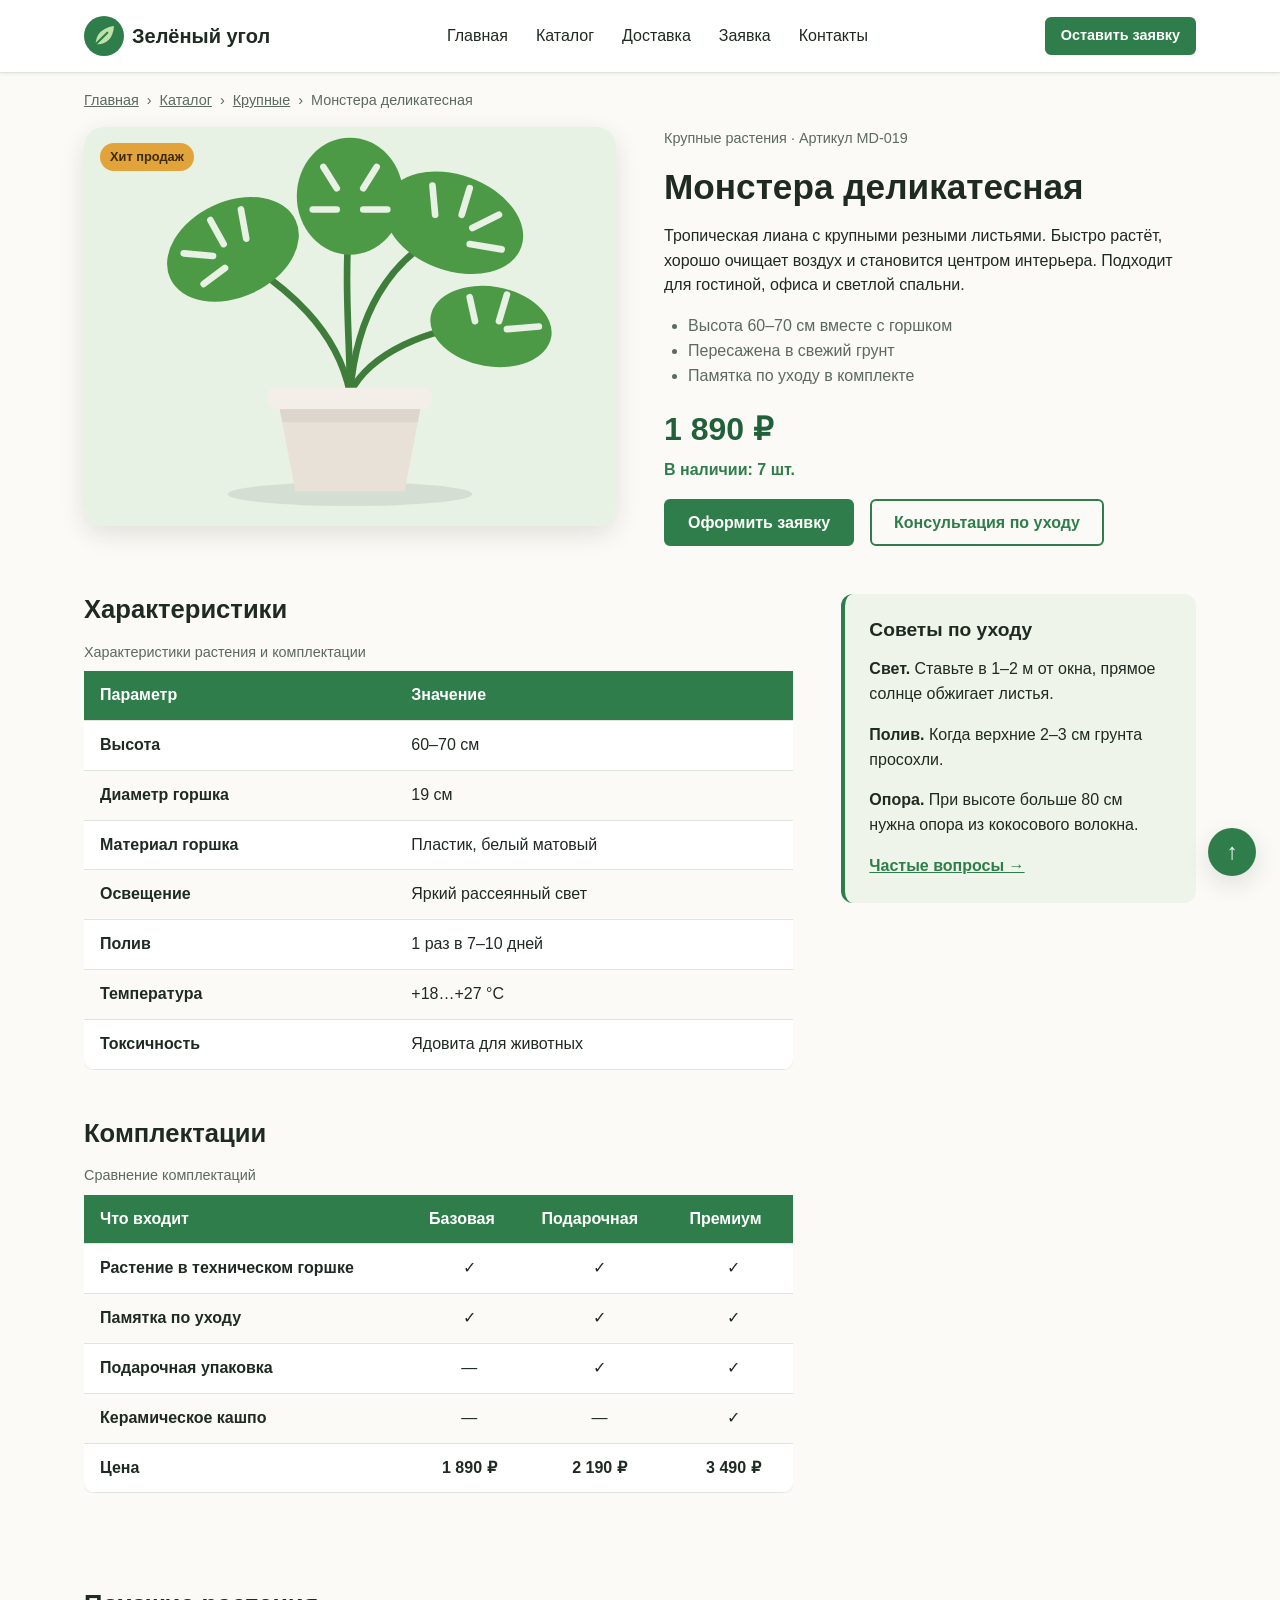
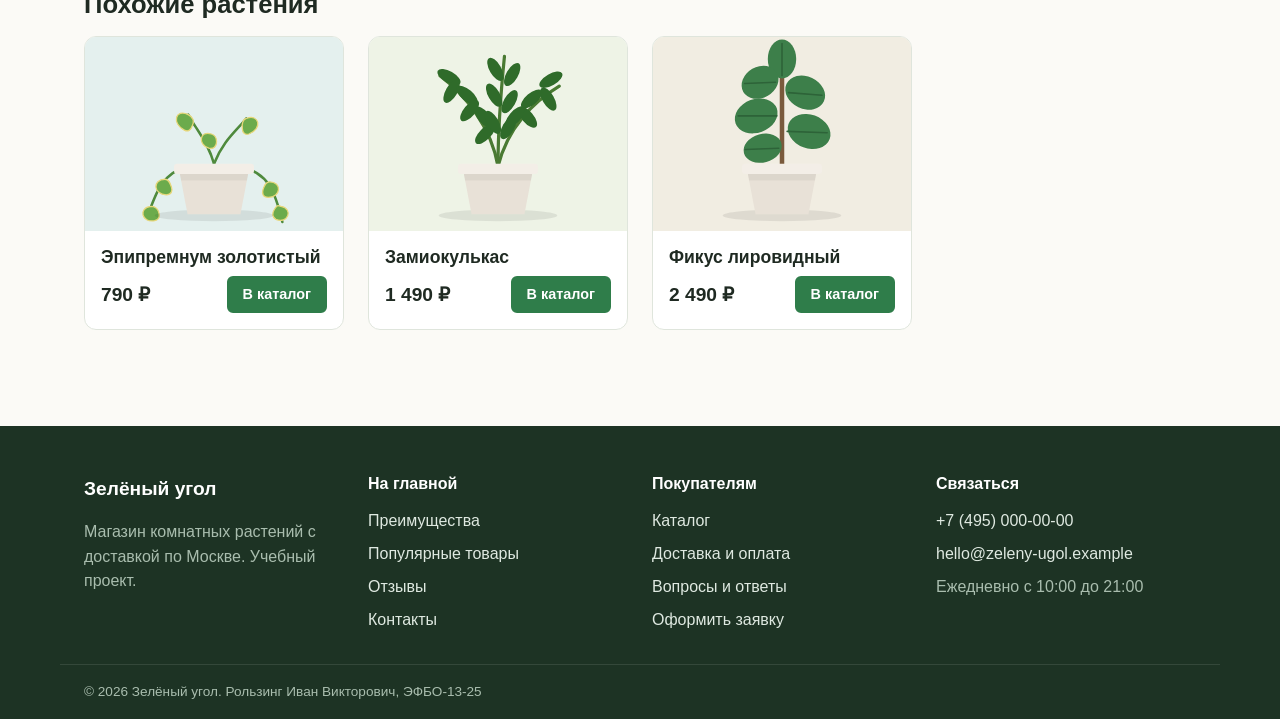
<file: product.html>
<!DOCTYPE html>
<html lang="ru">
<head>
  <meta charset="UTF-8">
  <meta name="viewport" content="width=device-width, initial-scale=1.0">
  <title>Монстера деликатесная — Зелёный угол</title>
  <meta name="description" content="Монстера деликатесная высотой 60–70 см: фото, описание, характеристики, цена и советы по уходу.">
  <link rel="icon" href="images/logo.svg" type="image/svg+xml">
  <link rel="stylesheet" href="css/style.css">
</head>
<body id="top">
  <a class="skip-link" href="#main">Перейти к содержимому</a>
  <header class="site-header">
    <div class="site-header__inner container">
      <a class="site-header__logo logo" href="index.html">
        <img class="logo__icon" src="images/logo.svg" alt="" width="40" height="40">
        <span class="logo__text">Зелёный угол</span>
      </a>
      <nav class="site-nav" aria-label="Основное меню">
        <ul class="site-nav__list">
          <li class="site-nav__item"><a class="site-nav__link" href="index.html">Главная</a></li>
          <li class="site-nav__item"><a class="site-nav__link" href="catalog.html">Каталог</a></li>
          <li class="site-nav__item"><a class="site-nav__link" href="delivery.html">Доставка</a></li>
          <li class="site-nav__item"><a class="site-nav__link" href="order.html">Заявка</a></li>
          <li class="site-nav__item"><a class="site-nav__link" href="contacts.html">Контакты</a></li>
        </ul>
      </nav>
      <a class="button button--small site-header__cta" href="order.html">Оставить заявку</a>
    </div>
  </header>

  <main id="main" class="main">
    <div class="container">
      <nav class="breadcrumbs" aria-label="Хлебные крошки">
        <ol class="breadcrumbs__list">
          <li class="breadcrumbs__item"><a class="breadcrumbs__link" href="index.html">Главная</a></li>
          <li class="breadcrumbs__item"><a class="breadcrumbs__link" href="catalog.html">Каталог</a></li>
          <li class="breadcrumbs__item"><a class="breadcrumbs__link" href="catalog.html#large">Крупные</a></li>
          <li class="breadcrumbs__item" aria-current="page">Монстера деликатесная</li>
        </ol>
      </nav>

      <article class="product">
        <div class="product__gallery">
          <span class="badge badge--hit product__badge">Хит продаж</span>
          <img class="product__image" src="images/monstera.svg" alt="Монстера деликатесная в светлом горшке" width="400" height="300">
        </div>

        <div class="product__info">
          <p class="product__category">Крупные растения · Артикул MD-019</p>
          <h1 class="product__title">Монстера деликатесная</h1>
          <p class="product__description">Тропическая лиана с крупными резными листьями. Быстро растёт, хорошо очищает воздух и становится центром интерьера. Подходит для гостиной, офиса и светлой спальни.</p>
          <ul class="product__features">
            <li>Высота 60–70 см вместе с горшком</li>
            <li>Пересажена в свежий грунт</li>
            <li>Памятка по уходу в комплекте</li>
          </ul>
          <p class="product__price">1 890 ₽</p>
          <p class="product__stock">В наличии: 7 шт.</p>
          <div class="product__actions">
            <a class="button" href="order.html">Оформить заявку</a>
            <button class="button button--outline" type="button" data-modal-open="consult-modal">Консультация по уходу</button>
          </div>
        </div>
      </article>

      <div class="product-details">
        <section class="product-details__main" id="specs" aria-labelledby="specs-title">
          <h2 class="section__title" id="specs-title">Характеристики</h2>
          <div class="table-wrap">
            <table class="table">
              <caption class="table__caption">Характеристики растения и комплектации</caption>
              <thead>
                <tr>
                  <th scope="col">Параметр</th>
                  <th scope="col">Значение</th>
                </tr>
              </thead>
              <tbody>
                <tr><th scope="row">Высота</th><td>60–70 см</td></tr>
                <tr><th scope="row">Диаметр горшка</th><td>19 см</td></tr>
                <tr><th scope="row">Материал горшка</th><td>Пластик, белый матовый</td></tr>
                <tr><th scope="row">Освещение</th><td>Яркий рассеянный свет</td></tr>
                <tr><th scope="row">Полив</th><td>1 раз в 7–10 дней</td></tr>
                <tr><th scope="row">Температура</th><td>+18…+27 °C</td></tr>
                <tr><th scope="row">Токсичность</th><td>Ядовита для животных</td></tr>
              </tbody>
            </table>
          </div>

          <h2 class="section__title">Комплектации</h2>
          <div class="table-wrap">
            <table class="table table--compare">
              <caption class="table__caption">Сравнение комплектаций</caption>
              <thead>
                <tr>
                  <th scope="col">Что входит</th>
                  <th scope="col">Базовая</th>
                  <th scope="col">Подарочная</th>
                  <th scope="col">Премиум</th>
                </tr>
              </thead>
              <tbody>
                <tr><th scope="row">Растение в техническом горшке</th><td>✓</td><td>✓</td><td>✓</td></tr>
                <tr><th scope="row">Памятка по уходу</th><td>✓</td><td>✓</td><td>✓</td></tr>
                <tr><th scope="row">Подарочная упаковка</th><td>—</td><td>✓</td><td>✓</td></tr>
                <tr><th scope="row">Керамическое кашпо</th><td>—</td><td>—</td><td>✓</td></tr>
                <tr><th scope="row">Цена</th><td>1 890 ₽</td><td>2 190 ₽</td><td>3 490 ₽</td></tr>
              </tbody>
            </table>
          </div>
        </section>

        <aside class="product-details__aside care" aria-labelledby="care-title">
          <h2 class="care__title" id="care-title">Советы по уходу</h2>
          <ul class="care__list">
            <li class="care__item"><strong>Свет.</strong> Ставьте в 1–2 м от окна, прямое солнце обжигает листья.</li>
            <li class="care__item"><strong>Полив.</strong> Когда верхние 2–3 см грунта просохли.</li>
            <li class="care__item"><strong>Опора.</strong> При высоте больше 80 см нужна опора из кокосового волокна.</li>
          </ul>
          <a class="care__link" href="delivery.html#faq">Частые вопросы →</a>
        </aside>
      </div>

      <section class="section" aria-labelledby="similar-title">
        <h2 class="section__title" id="similar-title">Похожие растения</h2>
        <div class="product-grid">
          <article class="product-card">
            <img class="product-card__image" src="images/pothos.svg" alt="Эпипремнум со свисающими побегами" width="400" height="300" loading="lazy">
            <div class="product-card__body">
              <h3 class="product-card__title">Эпипремнум золотистый</h3>
              <div class="product-card__footer">
                <p class="product-card__price">790 ₽</p>
                <a class="button button--small product-card__button" href="catalog.html#succulents">В каталог</a>
              </div>
            </div>
          </article>
          <article class="product-card">
            <img class="product-card__image" src="images/zamioculcas.svg" alt="Замиокулькас в светлом горшке" width="400" height="300" loading="lazy">
            <div class="product-card__body">
              <h3 class="product-card__title">Замиокулькас</h3>
              <div class="product-card__footer">
                <p class="product-card__price">1 490 ₽</p>
                <a class="button button--small product-card__button" href="catalog.html#easy">В каталог</a>
              </div>
            </div>
          </article>
          <article class="product-card">
            <img class="product-card__image" src="images/ficus.svg" alt="Фикус лировидный в светлом горшке" width="400" height="300" loading="lazy">
            <div class="product-card__body">
              <h3 class="product-card__title">Фикус лировидный</h3>
              <div class="product-card__footer">
                <p class="product-card__price">2 490 ₽</p>
                <a class="button button--small product-card__button" href="catalog.html#large">В каталог</a>
              </div>
            </div>
          </article>
        </div>
      </section>
    </div>

    <dialog class="modal" id="consult-modal" aria-labelledby="consult-title">
      <form class="modal__content form" method="dialog">
        <button class="modal__close" type="submit" formnovalidate aria-label="Закрыть окно">×</button>
        <h2 class="modal__title" id="consult-title">Консультация по уходу</h2>
        <p class="modal__text">Оставьте телефон — флорист перезвонит в течение 15 минут и ответит на вопросы о монстере.</p>
        <div class="form__field">
          <label class="form__label" for="consult-name">Имя</label>
          <input class="form__input" id="consult-name" name="name" type="text" autocomplete="name" required>
        </div>
        <div class="form__field">
          <label class="form__label" for="consult-phone">Телефон</label>
          <input class="form__input" id="consult-phone" name="phone" type="tel" autocomplete="tel" placeholder="+7 900 000-00-00" required>
        </div>
        <label class="form__checkbox">
          <input name="agree" type="checkbox" required>
          <span>Согласен на обработку персональных данных</span>
        </label>
        <div class="form__actions">
          <button class="button" type="submit">Жду звонка</button>
        </div>
      </form>
    </dialog>
  </main>

  <footer class="site-footer">
    <div class="site-footer__inner container">
      <div class="site-footer__col">
        <p class="site-footer__brand">Зелёный угол</p>
        <p class="site-footer__text">Магазин комнатных растений с доставкой по Москве. Учебный проект.</p>
      </div>
      <nav class="site-footer__col" aria-label="Разделы главной страницы">
        <h2 class="site-footer__title">На главной</h2>
        <ul class="site-footer__list">
          <li><a class="site-footer__link" href="index.html#advantages">Преимущества</a></li>
          <li><a class="site-footer__link" href="index.html#popular">Популярные товары</a></li>
          <li><a class="site-footer__link" href="index.html#reviews">Отзывы</a></li>
          <li><a class="site-footer__link" href="index.html#contacts">Контакты</a></li>
        </ul>
      </nav>
      <nav class="site-footer__col" aria-label="Покупателям">
        <h2 class="site-footer__title">Покупателям</h2>
        <ul class="site-footer__list">
          <li><a class="site-footer__link" href="catalog.html">Каталог</a></li>
          <li><a class="site-footer__link" href="delivery.html#tariffs">Доставка и оплата</a></li>
          <li><a class="site-footer__link" href="delivery.html#faq">Вопросы и ответы</a></li>
          <li><a class="site-footer__link" href="order.html">Оформить заявку</a></li>
        </ul>
      </nav>
      <div class="site-footer__col">
        <h2 class="site-footer__title">Связаться</h2>
        <ul class="site-footer__list">
          <li><a class="site-footer__link" href="tel:+74950000000">+7 (495) 000-00-00</a></li>
          <li><a class="site-footer__link" href="mailto:hello@zeleny-ugol.example">hello@zeleny-ugol.example</a></li>
          <li class="site-footer__text">Ежедневно с 10:00 до 21:00</li>
        </ul>
      </div>
    </div>
    <div class="site-footer__bottom container">
      <p>© 2026 Зелёный угол. Рользинг Иван Викторович, ЭФБО-13-25</p>
    </div>
  </footer>

  <a class="to-top" href="#top" aria-label="Наверх">↑</a>

  <script src="js/main.js"></script>
</body>
</html>
</file>
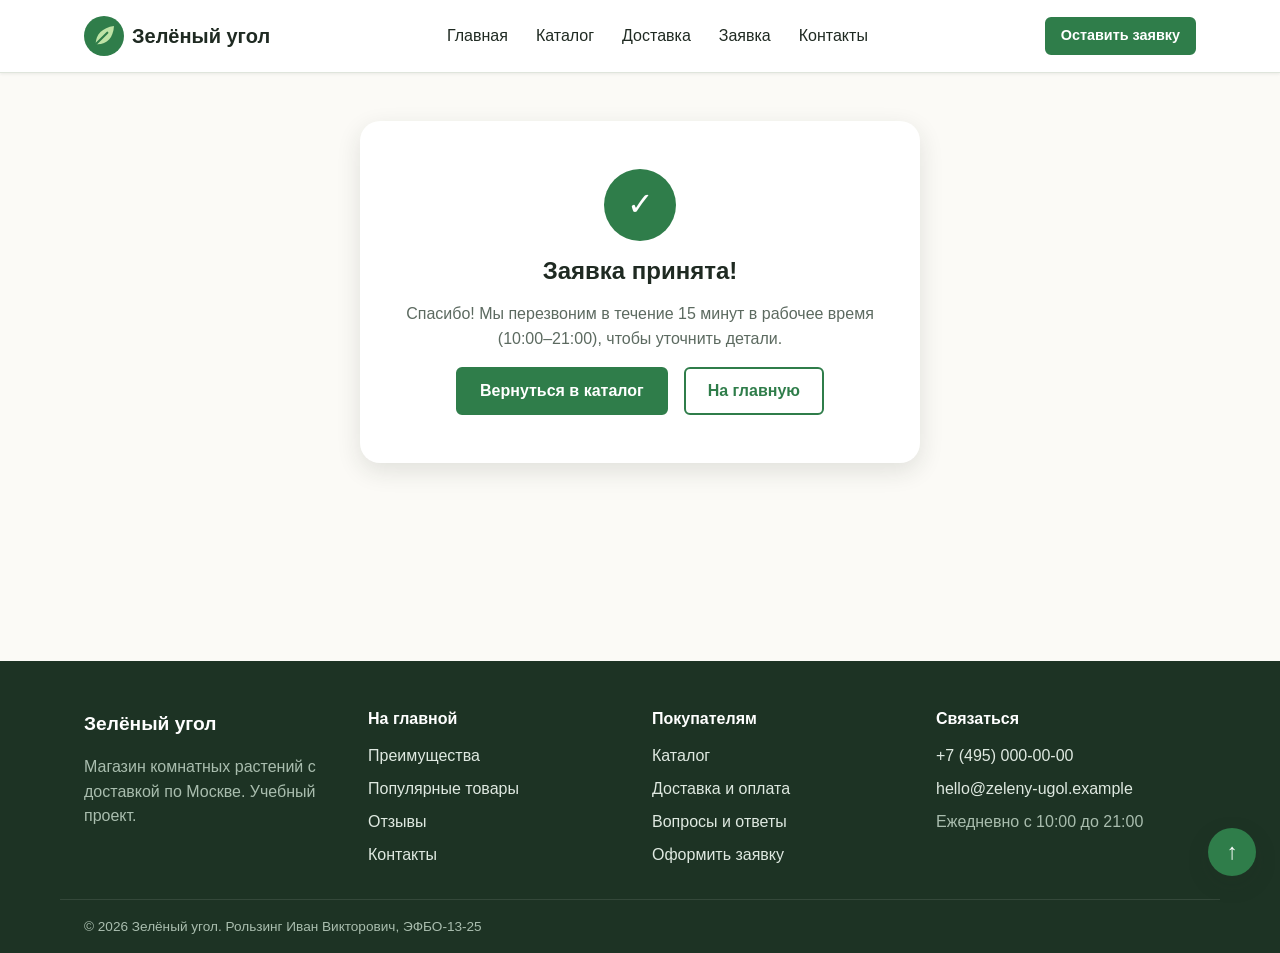
<file: thanks.html>
<!DOCTYPE html>
<html lang="ru">
<head>
  <meta charset="UTF-8">
  <meta name="viewport" content="width=device-width, initial-scale=1.0">
  <title>Заявка принята — Зелёный угол</title>
  <meta name="description" content="Спасибо за заявку! Мы свяжемся с вами в течение 15 минут.">
  <link rel="icon" href="images/logo.svg" type="image/svg+xml">
  <link rel="stylesheet" href="css/style.css">
</head>
<body id="top">
  <a class="skip-link" href="#main">Перейти к содержимому</a>
  <header class="site-header">
    <div class="site-header__inner container">
      <a class="site-header__logo logo" href="index.html">
        <img class="logo__icon" src="images/logo.svg" alt="" width="40" height="40">
        <span class="logo__text">Зелёный угол</span>
      </a>
      <nav class="site-nav" aria-label="Основное меню">
        <ul class="site-nav__list">
          <li class="site-nav__item"><a class="site-nav__link" href="index.html">Главная</a></li>
          <li class="site-nav__item"><a class="site-nav__link" href="catalog.html">Каталог</a></li>
          <li class="site-nav__item"><a class="site-nav__link" href="delivery.html">Доставка</a></li>
          <li class="site-nav__item"><a class="site-nav__link" href="order.html">Заявка</a></li>
          <li class="site-nav__item"><a class="site-nav__link" href="contacts.html">Контакты</a></li>
        </ul>
      </nav>
      <a class="button button--small site-header__cta" href="order.html">Оставить заявку</a>
    </div>
  </header>

  <main id="main" class="main">
    <div class="container">
      <section class="message" aria-labelledby="thanks-title">
        <span class="message__icon" aria-hidden="true">✓</span>
        <h1 class="message__title" id="thanks-title">Заявка принята!</h1>
        <p class="message__text">Спасибо! Мы перезвоним в течение 15 минут в рабочее время (10:00–21:00), чтобы уточнить детали.</p>
        <div class="message__actions">
          <a class="button" href="catalog.html">Вернуться в каталог</a>
          <a class="button button--outline" href="index.html">На главную</a>
        </div>
      </section>
    </div>
  </main>

  <footer class="site-footer">
    <div class="site-footer__inner container">
      <div class="site-footer__col">
        <p class="site-footer__brand">Зелёный угол</p>
        <p class="site-footer__text">Магазин комнатных растений с доставкой по Москве. Учебный проект.</p>
      </div>
      <nav class="site-footer__col" aria-label="Разделы главной страницы">
        <h2 class="site-footer__title">На главной</h2>
        <ul class="site-footer__list">
          <li><a class="site-footer__link" href="index.html#advantages">Преимущества</a></li>
          <li><a class="site-footer__link" href="index.html#popular">Популярные товары</a></li>
          <li><a class="site-footer__link" href="index.html#reviews">Отзывы</a></li>
          <li><a class="site-footer__link" href="index.html#contacts">Контакты</a></li>
        </ul>
      </nav>
      <nav class="site-footer__col" aria-label="Покупателям">
        <h2 class="site-footer__title">Покупателям</h2>
        <ul class="site-footer__list">
          <li><a class="site-footer__link" href="catalog.html">Каталог</a></li>
          <li><a class="site-footer__link" href="delivery.html#tariffs">Доставка и оплата</a></li>
          <li><a class="site-footer__link" href="delivery.html#faq">Вопросы и ответы</a></li>
          <li><a class="site-footer__link" href="order.html">Оформить заявку</a></li>
        </ul>
      </nav>
      <div class="site-footer__col">
        <h2 class="site-footer__title">Связаться</h2>
        <ul class="site-footer__list">
          <li><a class="site-footer__link" href="tel:+74950000000">+7 (495) 000-00-00</a></li>
          <li><a class="site-footer__link" href="mailto:hello@zeleny-ugol.example">hello@zeleny-ugol.example</a></li>
          <li class="site-footer__text">Ежедневно с 10:00 до 21:00</li>
        </ul>
      </div>
    </div>
    <div class="site-footer__bottom container">
      <p>© 2026 Зелёный угол. Рользинг Иван Викторович, ЭФБО-13-25</p>
    </div>
  </footer>

  <a class="to-top" href="#top" aria-label="Наверх">↑</a>

</body>
</html>
</file>
<file: css/style.css>
/* =========================================================
   Зелёный угол — стили сайта
   КР №1: HTML и CSS. Рользинг И. В., ЭФБО-13-25
   Классы именуются по БЭМ: block__element--modifier
   ========================================================= */

/* ---------- 1. Переменные ---------- */
:root {
  --color-bg: #fbfaf6;
  --color-surface: #ffffff;
  --color-tint: #eef4ea;
  --color-text: #1f2a22;
  --color-muted: #5c6a60;
  --color-primary: #2f7d4a;
  --color-primary-dark: #22603a;
  --color-primary-light: #d8ebd9;
  --color-accent: #e3a33b;
  --color-border: #dfe5dc;
  --color-danger: #b00020;
  --color-sale: #c8452d;

  --space-xs: 4px;
  --space-sm: 8px;
  --space-md: 16px;
  --space-lg: 24px;
  --space-xl: 48px;

  --radius-sm: 6px;
  --radius-md: 12px;
  --radius-lg: 20px;

  --shadow-sm: 0 1px 3px rgba(31, 42, 34, 0.08);
  --shadow-md: 0 8px 24px rgba(31, 42, 34, 0.12);

  --font-main: "Segoe UI", Roboto, "Helvetica Neue", Arial, sans-serif;
  --container-width: 1160px;
  --header-height: 72px;
  --transition: 0.2s ease;
}

/* ---------- 2. Базовые стили ---------- */
*,
*::before,
*::after {
  box-sizing: border-box;
}

html {
  scroll-behavior: smooth;
  scroll-padding-top: calc(var(--header-height) + var(--space-md));
}

body {
  margin: 0;
  font-family: var(--font-main);
  font-size: 16px;
  line-height: 1.55;
  color: var(--color-text);
  background-color: var(--color-bg);
}

img {
  display: block;
  max-width: 100%;
  height: auto;
}

h1,
h2,
h3 {
  line-height: 1.2;
  margin: 0 0 var(--space-md);
}

p {
  margin: 0 0 var(--space-md);
}

a {
  color: var(--color-primary);
}

a:hover {
  color: var(--color-primary-dark);
}

a:focus-visible,
button:focus-visible,
input:focus-visible,
select:focus-visible,
textarea:focus-visible,
summary:focus-visible {
  outline: 3px solid var(--color-accent);
  outline-offset: 2px;
}

.container {
  width: 100%;
  max-width: var(--container-width);
  margin: 0 auto;
  padding: 0 var(--space-lg);
}

.main {
  min-height: 60vh;
  padding-bottom: var(--space-xl);
}

.visually-hidden {
  position: absolute;
  width: 1px;
  height: 1px;
  margin: -1px;
  overflow: hidden;
  clip: rect(0 0 0 0);
  white-space: nowrap;
}

.skip-link {
  position: absolute;
  top: -100px;
  left: var(--space-md);
  z-index: 200;
  padding: var(--space-sm) var(--space-md);
  background: var(--color-primary);
  color: #fff;
  border-radius: var(--radius-sm);
}

.skip-link:focus-visible {
  top: var(--space-sm);
  color: #fff;
}

.page-title {
  font-size: 2rem;
  margin-bottom: var(--space-lg);
}

/* ---------- 3. Кнопки ---------- */
.button {
  display: inline-flex;
  align-items: center;
  justify-content: center;
  gap: var(--space-sm);
  padding: 12px 22px;
  font: inherit;
  font-weight: 600;
  line-height: 1.2;
  text-decoration: none;
  color: #fff;
  background-color: var(--color-primary);
  border: 2px solid var(--color-primary);
  border-radius: var(--radius-sm);
  cursor: pointer;
  transition: background-color var(--transition), border-color var(--transition), color var(--transition), transform var(--transition);
}

.button:hover {
  color: #fff;
  background-color: var(--color-primary-dark);
  border-color: var(--color-primary-dark);
}

.button:active {
  transform: translateY(1px);
}

.button:focus-visible {
  outline: 2px solid var(--color-primary);
  outline-offset: 3px;
}

.button--small {
  padding: 8px 14px;
  font-size: 0.9rem;
}

.button--outline {
  color: var(--color-primary);
  background-color: transparent;
}

.button--outline:hover {
  color: #fff;
  background-color: var(--color-primary);
}

.button--ghost {
  color: var(--color-muted);
  background-color: transparent;
  border-color: transparent;
}

.button--ghost:hover {
  color: var(--color-text);
  background-color: var(--color-tint);
  border-color: transparent;
}

.button--block {
  width: 100%;
}

button:disabled,
.button--disabled {
  opacity: 0.6;
  cursor: not-allowed;
}

button:disabled:hover,
.button--disabled:hover {
  background-color: var(--color-primary);
  border-color: var(--color-primary);
}

/* ---------- 4. Шапка и навигация ---------- */
.site-header {
  position: sticky;
  top: 0;
  z-index: 50;
  background-color: rgba(255, 255, 255, 0.95);
  border-bottom: 1px solid var(--color-border);
  box-shadow: var(--shadow-sm);
}

.site-header__inner {
  display: flex;
  align-items: center;
  justify-content: space-between;
  gap: var(--space-lg);
  min-height: var(--header-height);
}

.site-header__cta {
  flex-shrink: 0;
}

.logo {
  display: flex;
  align-items: center;
  gap: var(--space-sm);
  text-decoration: none;
  color: var(--color-text);
}

.logo:hover {
  color: var(--color-primary);
}

.logo__text {
  font-size: 1.25rem;
  font-weight: 700;
  white-space: nowrap;
}

.site-nav__list {
  display: flex;
  flex-wrap: wrap;
  gap: var(--space-xs);
  margin: 0;
  padding: 0;
  list-style: none;
}

.site-nav__link {
  display: block;
  padding: var(--space-sm) 12px;
  color: var(--color-text);
  text-decoration: none;
  font-weight: 500;
  border-radius: var(--radius-sm);
  transition: background-color var(--transition), color var(--transition);
}

.site-nav__link:hover {
  color: var(--color-primary-dark);
  background-color: var(--color-tint);
}

.site-nav__link--active {
  color: var(--color-primary);
  background-color: var(--color-primary-light);
}

/* ---------- 5. Хлебные крошки ---------- */
.breadcrumbs {
  padding: var(--space-md) 0;
  font-size: 0.9rem;
}

.breadcrumbs__list {
  display: flex;
  flex-wrap: wrap;
  gap: var(--space-sm);
  margin: 0;
  padding: 0;
  list-style: none;
  color: var(--color-muted);
}

.breadcrumbs__item + .breadcrumbs__item::before {
  content: "›";
  margin-right: var(--space-sm);
}

.breadcrumbs__link {
  color: var(--color-muted);
}

.breadcrumbs__link:hover {
  color: var(--color-primary);
}

/* ---------- 6. Hero ---------- */
.hero {
  background: linear-gradient(135deg, var(--color-tint) 0%, var(--color-bg) 70%);
  padding: var(--space-xl) 0;
}

.hero__inner {
  display: grid;
  grid-template-columns: 1.1fr 1fr;
  align-items: center;
  gap: var(--space-xl);
}

.hero__eyebrow {
  display: inline-block;
  padding: var(--space-xs) 12px;
  font-size: 0.85rem;
  font-weight: 600;
  color: var(--color-primary-dark);
  background-color: var(--color-primary-light);
  border-radius: 999px;
}

.hero__title {
  font-size: clamp(2rem, 4vw, 3.2rem);
}

.hero__text {
  font-size: 1.15rem;
  color: var(--color-muted);
  max-width: 520px;
}

.hero__actions {
  display: flex;
  flex-wrap: wrap;
  gap: var(--space-md);
  margin-top: var(--space-lg);
}

.hero__image {
  justify-self: center;
}

/* ---------- 7. Секции ---------- */
.section {
  padding: var(--space-xl) 0;
}

.section--tinted {
  background-color: var(--color-tint);
}

.section--compact {
  padding: var(--space-lg) 0;
}

.section__head {
  display: flex;
  align-items: baseline;
  justify-content: space-between;
  gap: var(--space-md);
}

.section__title {
  font-size: 1.6rem;
}

.section__link {
  font-weight: 600;
  text-decoration: none;
}

/* ---------- 8. Преимущества ---------- */
.advantages {
  display: grid;
  grid-template-columns: repeat(auto-fit, minmax(220px, 1fr));
  gap: var(--space-lg);
  margin: 0;
  padding: 0;
  list-style: none;
}

.advantages__item {
  padding: var(--space-lg);
  background-color: var(--color-surface);
  border: 1px solid var(--color-border);
  border-radius: var(--radius-md);
  transition: box-shadow var(--transition), transform var(--transition);
}

.advantages__item:hover {
  box-shadow: var(--shadow-md);
  transform: translateY(-2px);
}

.advantages__icon {
  display: inline-flex;
  align-items: center;
  justify-content: center;
  width: 48px;
  height: 48px;
  margin-bottom: var(--space-md);
  font-size: 1.5rem;
  background-color: var(--color-primary-light);
  border-radius: 50%;
}

.advantages__title {
  font-size: 1.1rem;
  margin-bottom: var(--space-sm);
}

.advantages__text {
  margin: 0;
  color: var(--color-muted);
}

/* ---------- 9. Карточки товаров ---------- */
.product-grid {
  display: grid;
  grid-template-columns: repeat(auto-fill, minmax(240px, 1fr));
  gap: var(--space-lg);
}

.product-card {
  position: relative;
  display: flex;
  flex-direction: column;
  overflow: hidden;
  background-color: var(--color-surface);
  border: 1px solid var(--color-border);
  border-radius: var(--radius-md);
  transition: box-shadow var(--transition), transform var(--transition), border-color var(--transition);
}

.product-card:hover {
  border-color: var(--color-primary-light);
  box-shadow: var(--shadow-md);
  transform: translateY(-4px);
}

.product-card:focus-within {
  border-color: var(--color-primary);
}

.product-card__badge {
  position: absolute;
  top: 12px;
  left: 12px;
  z-index: 1;
}

.product-card__image {
  width: 100%;
  aspect-ratio: 4 / 3;
  object-fit: cover;
}

.product-card__body {
  display: flex;
  flex-direction: column;
  flex-grow: 1;
  padding: var(--space-md);
}

.product-card__category {
  margin-bottom: var(--space-xs);
  font-size: 0.8rem;
  font-weight: 600;
  text-transform: uppercase;
  letter-spacing: 0.04em;
  color: var(--color-muted);
}

.product-card__title {
  font-size: 1.1rem;
  margin-bottom: var(--space-sm);
}

.product-card__description {
  flex-grow: 1;
  font-size: 0.95rem;
  color: var(--color-muted);
}

.product-card__footer {
  display: flex;
  align-items: center;
  justify-content: space-between;
  gap: var(--space-sm);
  margin-top: auto;
}

.product-card__price {
  margin: 0;
  font-size: 1.2rem;
  font-weight: 700;
  white-space: nowrap;
}

.product-card__old-price {
  margin-right: var(--space-xs);
  font-size: 0.9rem;
  font-weight: 400;
  color: var(--color-muted);
}

.product-card--discount .product-card__price {
  color: var(--color-sale);
}

.product-card--sold-out .product-card__image {
  filter: grayscale(0.8);
  opacity: 0.7;
}

/* ---------- 10. Бейджи ---------- */
.badge {
  display: inline-block;
  padding: 4px 10px;
  font-size: 0.8rem;
  font-weight: 700;
  color: #fff;
  background-color: var(--color-primary);
  border-radius: 999px;
}

.badge--hit {
  background-color: var(--color-accent);
  color: #3b2a07;
}

.badge--new {
  background-color: var(--color-primary);
}

.badge--sale {
  background-color: var(--color-sale);
}

.badge--muted {
  background-color: var(--color-muted);
}

/* ---------- 11. Отзывы ---------- */
.reviews {
  display: grid;
  grid-template-columns: repeat(auto-fit, minmax(260px, 1fr));
  gap: var(--space-lg);
}

.review {
  position: relative;
  margin: 0;
  padding: var(--space-lg);
  padding-top: var(--space-xl);
  background-color: var(--color-surface);
  border-radius: var(--radius-md);
  box-shadow: var(--shadow-sm);
}

.review::before {
  content: "“";
  position: absolute;
  top: 0;
  left: var(--space-lg);
  font-size: 4rem;
  line-height: 1;
  color: var(--color-primary-light);
}

.review__author {
  font-weight: 600;
  color: var(--color-muted);
}

/* ---------- 12. Контакты на главной ---------- */
.contacts-preview {
  display: flex;
  flex-wrap: wrap;
  align-items: center;
  justify-content: space-between;
  gap: var(--space-lg);
}

.contacts-preview__actions {
  display: flex;
  flex-wrap: wrap;
  gap: var(--space-md);
}

/* ---------- 13. Каталог ---------- */
.categories {
  display: flex;
  flex-wrap: wrap;
  gap: var(--space-sm);
  margin: 0 0 var(--space-lg);
  padding: 0;
  list-style: none;
}

.categories__link {
  display: block;
  padding: var(--space-sm) var(--space-md);
  color: var(--color-text);
  text-decoration: none;
  background-color: var(--color-surface);
  border: 1px solid var(--color-border);
  border-radius: 999px;
  transition: background-color var(--transition), border-color var(--transition);
}

.categories__link:hover {
  border-color: var(--color-primary);
  background-color: var(--color-primary-light);
}

.catalog {
  display: grid;
  grid-template-columns: 260px 1fr;
  align-items: start;
  gap: var(--space-lg);
}

.catalog__filters {
  position: sticky;
  top: calc(var(--header-height) + var(--space-md));
}

.catalog__section {
  margin-bottom: var(--space-xl);
}

.catalog__section-title {
  font-size: 1.35rem;
  padding-bottom: var(--space-sm);
  border-bottom: 2px solid var(--color-primary-light);
}

.catalog__note {
  padding: var(--space-md);
  background-color: var(--color-tint);
  border-radius: var(--radius-md);
}

/* Фильтры */
.filters {
  padding: var(--space-lg);
  background-color: var(--color-surface);
  border: 1px solid var(--color-border);
  border-radius: var(--radius-md);
}

.filters__title {
  font-size: 1.2rem;
}

.filters__form {
  display: flex;
  flex-direction: column;
  gap: var(--space-md);
}

.filters__group {
  margin: 0;
  padding: 0;
  border: 0;
}

.filters__legend {
  margin-bottom: var(--space-sm);
  font-weight: 600;
}

.filters__option {
  display: flex;
  align-items: center;
  gap: var(--space-sm);
  padding: 2px 0;
  cursor: pointer;
}

.filters__option input {
  accent-color: var(--color-primary);
}

.filters__range {
  display: grid;
  grid-template-columns: 1fr 1fr;
  gap: var(--space-sm);
}

.filters__input {
  width: 100%;
  padding: var(--space-sm);
  font: inherit;
  border: 1px solid var(--color-border);
  border-radius: var(--radius-sm);
}

/* ---------- 14. Страница товара ---------- */
.product {
  display: grid;
  grid-template-columns: 1fr 1fr;
  gap: var(--space-xl);
  margin-bottom: var(--space-xl);
}

.product__gallery {
  position: relative;
  align-self: start;
  overflow: hidden;
  border-radius: var(--radius-lg);
  box-shadow: var(--shadow-md);
}

.product__badge {
  position: absolute;
  top: var(--space-md);
  left: var(--space-md);
}

.product__image {
  width: 100%;
}

.product__category {
  color: var(--color-muted);
  font-size: 0.9rem;
}

.product__title {
  font-size: 2.2rem;
}

.product__features {
  padding-left: var(--space-lg);
  color: var(--color-muted);
}

.product__price {
  margin-bottom: var(--space-xs);
  font-size: 2rem;
  font-weight: 700;
  color: var(--color-primary-dark);
}

.product__stock {
  color: var(--color-primary);
  font-weight: 600;
}

.product__actions {
  display: flex;
  flex-wrap: wrap;
  gap: var(--space-md);
}

.product-details {
  display: grid;
  grid-template-columns: 2fr 1fr;
  align-items: start;
  gap: var(--space-xl);
}

/* Блок советов по уходу */
.care {
  position: sticky;
  top: calc(var(--header-height) + var(--space-md));
  padding: var(--space-lg);
  background-color: var(--color-tint);
  border-left: 4px solid var(--color-primary);
  border-radius: var(--radius-md);
}

.care__title {
  font-size: 1.2rem;
}

.care__list {
  margin: 0 0 var(--space-md);
  padding: 0;
  list-style: none;
}

.care__item {
  margin-bottom: var(--space-md);
}

.care__link {
  font-weight: 600;
}

/* ---------- 15. Таблицы ---------- */
.table-wrap {
  overflow-x: auto;
  margin-bottom: var(--space-xl);
}

.table {
  width: 100%;
  border-collapse: collapse;
  background-color: var(--color-surface);
  border-radius: var(--radius-md);
  overflow: hidden;
  box-shadow: var(--shadow-sm);
}

.table__caption {
  padding-bottom: var(--space-sm);
  text-align: left;
  font-size: 0.9rem;
  color: var(--color-muted);
}

.table th,
.table td {
  padding: 12px var(--space-md);
  text-align: left;
  border-bottom: 1px solid var(--color-border);
}

.table thead th {
  color: #fff;
  background-color: var(--color-primary);
}

.table tbody th {
  font-weight: 600;
}

.table tbody tr:nth-child(even) {
  background-color: var(--color-bg);
}

.table tbody tr:hover {
  background-color: var(--color-primary-light);
}

.table--compare td {
  text-align: center;
}

.table--compare tbody tr:last-child {
  font-weight: 700;
}

/* ---------- 16. Формы ---------- */
.form {
  display: flex;
  flex-direction: column;
  gap: var(--space-md);
}

.order-form {
  padding: var(--space-lg);
  background-color: var(--color-surface);
  border: 1px solid var(--color-border);
  border-radius: var(--radius-md);
}

.form__note {
  margin: 0;
  font-size: 0.9rem;
  color: var(--color-muted);
}

.form__required {
  color: var(--color-danger);
}

.form__group {
  display: flex;
  flex-direction: column;
  gap: var(--space-md);
  margin: 0;
  padding: 0;
  border: 0;
}

.form__legend {
  margin-bottom: var(--space-md);
  font-size: 1.15rem;
  font-weight: 700;
}

.form__row {
  display: flex;
  flex-wrap: wrap;
  gap: var(--space-md);
}

.form__row > .form__field {
  flex: 1 1 220px;
}

.form__row > .form__field--narrow {
  flex: 0 1 140px;
}

.form__field {
  display: flex;
  flex-direction: column;
  gap: var(--space-xs);
}

.form__label {
  font-weight: 600;
}

.form__input {
  width: 100%;
  padding: 10px 12px;
  font: inherit;
  color: var(--color-text);
  background-color: var(--color-surface);
  border: 1px solid var(--color-border);
  border-radius: var(--radius-sm);
  transition: border-color var(--transition), box-shadow var(--transition);
}

.form__input:hover {
  border-color: var(--color-muted);
}

.form__input:focus-visible {
  outline: none;
  border-color: var(--color-primary);
  box-shadow: 0 0 0 3px var(--color-primary-light);
}

/* Подсветка ошибки только после того, как пользователь взаимодействовал с полем */
.form__input:user-invalid {
  border-color: var(--color-danger);
  box-shadow: 0 0 0 3px rgba(176, 0, 32, 0.12);
}

.form__textarea {
  resize: vertical;
  min-height: 110px;
}

.form__select {
  cursor: pointer;
}

.form__hint {
  margin: 0;
  font-size: 0.85rem;
  color: var(--color-muted);
}

.form__options {
  display: flex;
  flex-wrap: wrap;
  gap: var(--space-sm);
}

.form__option {
  display: flex;
  align-items: center;
  gap: var(--space-sm);
  padding: var(--space-sm) var(--space-md);
  border: 1px solid var(--color-border);
  border-radius: var(--radius-sm);
  cursor: pointer;
  transition: border-color var(--transition), background-color var(--transition);
}

.form__option:hover {
  border-color: var(--color-primary);
}

.form__option:has(input:checked) {
  border-color: var(--color-primary);
  background-color: var(--color-primary-light);
}

.form__option input,
.form__checkbox input {
  accent-color: var(--color-primary);
}

.form__checkbox {
  display: flex;
  align-items: flex-start;
  gap: var(--space-sm);
  cursor: pointer;
}

.form__checkbox input {
  margin-top: 4px;
}

.form__actions {
  display: flex;
  flex-wrap: wrap;
  gap: var(--space-md);
}

/* ---------- 17. Страница заявки ---------- */
.order {
  display: grid;
  grid-template-columns: 2fr 1fr;
  align-items: start;
  gap: var(--space-lg);
}

.steps {
  position: sticky;
  top: calc(var(--header-height) + var(--space-md));
  padding: var(--space-lg);
  background-color: var(--color-tint);
  border-radius: var(--radius-md);
}

.steps__title {
  font-size: 1.2rem;
}

.steps__list {
  margin: 0 0 var(--space-md);
  padding-left: var(--space-lg);
}

.steps__item {
  margin-bottom: var(--space-sm);
}

.steps__link {
  font-weight: 600;
}

/* ---------- 18. Контакты ---------- */
.contacts {
  display: grid;
  grid-template-columns: 1fr 1fr;
  gap: var(--space-xl);
}

.contacts__address {
  font-style: normal;
}

.contacts__list {
  margin: 0 0 var(--space-lg);
}

.contacts__row {
  display: grid;
  grid-template-columns: 140px 1fr;
  gap: var(--space-md);
  padding: 12px 0;
  border-bottom: 1px solid var(--color-border);
}

.contacts__row dt {
  font-weight: 600;
  color: var(--color-muted);
}

.contacts__row dd {
  margin: 0;
}

/* Схема проезда — нарисована средствами CSS */
.map {
  position: relative;
  height: 260px;
  overflow: hidden;
  border-radius: var(--radius-md);
  background-color: #e6efe2;
  background-image:
    linear-gradient(90deg, transparent 46%, #fff 46%, #fff 54%, transparent 54%),
    linear-gradient(0deg, transparent 58%, #fff 58%, #fff 64%, transparent 64%),
    linear-gradient(30deg, transparent 70%, #fff 70%, #fff 73%, transparent 73%);
}

.map__pin {
  position: absolute;
  top: 38%;
  left: 50%;
  width: 28px;
  height: 28px;
  background-color: var(--color-sale);
  border: 4px solid #fff;
  border-radius: 50% 50% 50% 0;
  transform: translate(-50%, -100%) rotate(-45deg);
  box-shadow: var(--shadow-md);
}

.map__label {
  position: absolute;
  top: 40%;
  left: calc(50% + 20px);
  padding: 2px 8px;
  font-size: 0.85rem;
  font-weight: 700;
  background-color: #fff;
  border-radius: var(--radius-sm);
}

.map__metro {
  position: absolute;
  bottom: var(--space-md);
  left: var(--space-md);
  padding: 2px 8px;
  font-size: 0.85rem;
  background-color: #fff;
  border-radius: var(--radius-sm);
}

/* ---------- 19. FAQ ---------- */
.faq {
  display: flex;
  flex-direction: column;
  gap: var(--space-sm);
}

.faq__item {
  background-color: var(--color-surface);
  border: 1px solid var(--color-border);
  border-radius: var(--radius-md);
}

.faq__item[open] {
  border-color: var(--color-primary);
}

.faq__question {
  padding: var(--space-md) var(--space-lg);
  font-weight: 600;
  cursor: pointer;
}

.faq__question:hover {
  color: var(--color-primary);
}

.faq__answer {
  margin: 0;
  padding: 0 var(--space-lg) var(--space-md);
  color: var(--color-muted);
}

/* ---------- 20. Модальное окно ---------- */
.modal {
  width: min(440px, calc(100% - 32px));
  padding: 0;
  border: 0;
  border-radius: var(--radius-lg);
  box-shadow: var(--shadow-md);
}

.modal::backdrop {
  background-color: rgba(31, 42, 34, 0.55);
}

.modal__content {
  position: relative;
  padding: var(--space-xl) var(--space-lg) var(--space-lg);
}

.modal__close {
  position: absolute;
  top: var(--space-sm);
  right: var(--space-sm);
  z-index: 2;
  width: 40px;
  height: 40px;
  font-size: 1.6rem;
  line-height: 1;
  color: var(--color-muted);
  background: transparent;
  border: 0;
  border-radius: 50%;
  cursor: pointer;
}

.modal__close:hover {
  color: var(--color-text);
  background-color: var(--color-tint);
}

.modal__title {
  font-size: 1.4rem;
  margin-bottom: var(--space-sm);
}

.modal__text {
  margin: 0;
  color: var(--color-muted);
}

/* ---------- 21. Страница «Заявка принята» ---------- */
.message {
  max-width: 560px;
  margin: var(--space-xl) auto;
  padding: var(--space-xl) var(--space-lg);
  text-align: center;
  background-color: var(--color-surface);
  border-radius: var(--radius-lg);
  box-shadow: var(--shadow-md);
}

.message__icon {
  display: inline-flex;
  align-items: center;
  justify-content: center;
  width: 72px;
  height: 72px;
  margin-bottom: var(--space-md);
  font-size: 2rem;
  color: #fff;
  background-color: var(--color-primary);
  border-radius: 50%;
}

.message__text {
  color: var(--color-muted);
}

.message__actions {
  display: flex;
  flex-wrap: wrap;
  justify-content: center;
  gap: var(--space-md);
}

/* ---------- 22. Подвал ---------- */
.site-footer {
  color: #dfe9e1;
  background-color: #1d3324;
}

.site-footer__inner {
  display: grid;
  grid-template-columns: repeat(auto-fit, minmax(200px, 1fr));
  gap: var(--space-lg);
  padding-top: var(--space-xl);
  padding-bottom: var(--space-lg);
}

.site-footer__brand {
  font-size: 1.2rem;
  font-weight: 700;
  color: #fff;
}

.site-footer__title {
  font-size: 1rem;
  color: #fff;
}

.site-footer__list {
  margin: 0;
  padding: 0;
  list-style: none;
}

.site-footer__list li {
  margin-bottom: var(--space-sm);
}

.site-footer__link {
  color: #dfe9e1;
  text-decoration: none;
}

.site-footer__link:hover {
  color: #fff;
  text-decoration: underline;
}

.site-footer__text {
  color: #a9bdae;
}

.site-footer__bottom {
  padding-top: var(--space-md);
  padding-bottom: var(--space-md);
  font-size: 0.85rem;
  color: #a9bdae;
  border-top: 1px solid rgba(255, 255, 255, 0.1);
}

.site-footer__bottom p {
  margin: 0;
}

/* ---------- 23. Кнопка «Наверх» ---------- */
.to-top {
  position: fixed;
  right: var(--space-lg);
  bottom: var(--space-lg);
  z-index: 40;
  display: flex;
  align-items: center;
  justify-content: center;
  width: 48px;
  height: 48px;
  font-size: 1.4rem;
  font-weight: 700;
  color: #fff;
  text-decoration: none;
  background-color: var(--color-primary);
  border-radius: 50%;
  box-shadow: var(--shadow-md);
  transition: background-color var(--transition), transform var(--transition);
}

.to-top:hover {
  color: #fff;
  background-color: var(--color-primary-dark);
  transform: translateY(-3px);
}

/* ---------- 24. Минимальная подстройка под узкие экраны ----------
   Полная адаптация будет сделана в КР №3 */
@media (max-width: 900px) {
  .site-header__inner {
    flex-wrap: wrap;
    padding-top: var(--space-sm);
    padding-bottom: var(--space-sm);
  }

  .hero__inner,
  .catalog,
  .product,
  .product-details,
  .order,
  .contacts {
    grid-template-columns: 1fr;
  }

  .catalog__filters,
  .care,
  .steps {
    position: static;
  }
}
</file>
